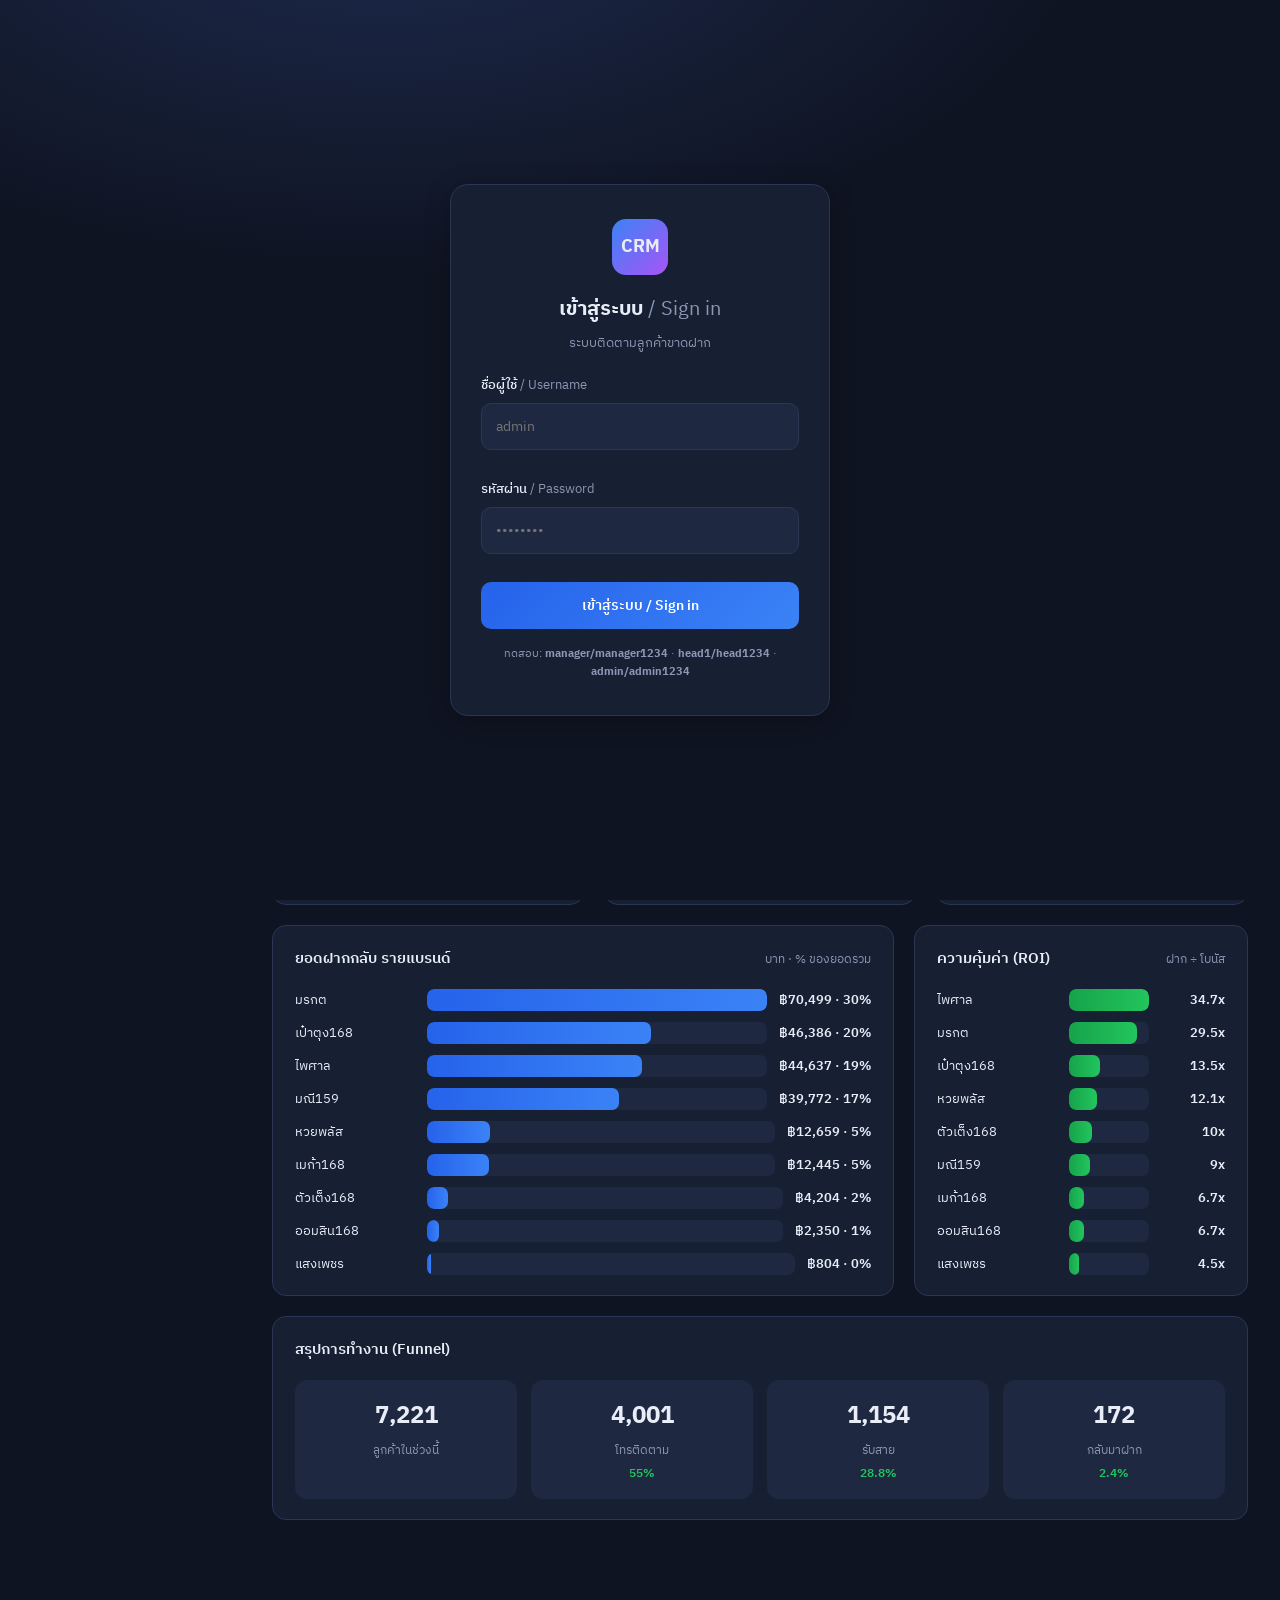
<file: index.html>
<!DOCTYPE html>
<html lang="th">
<head>
<meta charset="UTF-8">
<meta name="viewport" content="width=device-width, initial-scale=1.0">
<title>CRM Dashboard — ติดตามลูกค้าขาดฝาก</title>
<link rel="preconnect" href="https://fonts.googleapis.com">
<link href="https://fonts.googleapis.com/css2?family=IBM+Plex+Sans+Thai:wght@400;500;600;700&display=swap" rel="stylesheet">
<link rel="stylesheet" href="styles.css">
</head>
<body>

<!-- LOGIN -->
<div class="login-overlay" id="loginOverlay">
  <form class="login-card" id="loginForm" autocomplete="off">
    <div class="login-logo">CRM</div>
    <h2 class="login-title">เข้าสู่ระบบ <span class="en">/ Sign in</span></h2>
    <p class="login-sub">ระบบติดตามลูกค้าขาดฝาก</p>
    <label class="fld"><span>ชื่อผู้ใช้ <span class="en">/ Username</span></span><input type="text" id="loginUser" autocomplete="username" placeholder="admin"></label>
    <label class="fld"><span>รหัสผ่าน <span class="en">/ Password</span></span><input type="password" id="loginPass" autocomplete="current-password" placeholder="••••••••"></label>
    <div class="alert error hidden" id="loginAlert"></div>
    <button type="submit" class="btn-primary">เข้าสู่ระบบ / Sign in</button>
    <div class="login-hint" id="loginHint"></div>
  </form>
</div>

<aside class="sidebar">
  <div class="brand">
    <div class="logo">CRM</div>
    <div><div class="brand-title">ติดตามลูกค้าขาดฝาก</div><div class="brand-sub" id="monthLabel">—</div></div>
  </div>
  <nav class="nav">
    <div class="nav-group">
      <div class="nav-sec">ภาพรวม</div>
      <a class="nav-item active" data-view="overview"><svg class="nav-ico" viewBox="0 0 24 24" fill="currentColor"><path d="M3 13h8V3H3v10zm0 8h8v-6H3v6zm10 0h8V11h-8v10zm0-18v6h8V3h-8z"/></svg><span class="nav-label">แดชบอร์ด</span></a>
      <a class="nav-item" data-view="results"><svg class="nav-ico" viewBox="0 0 24 24" fill="currentColor"><path d="M20.01 15.38c-1.23 0-2.42-.2-3.53-.56-.35-.12-.74-.03-1.01.24l-1.57 1.97c-2.83-1.35-5.48-3.9-6.89-6.83l1.95-1.66c.27-.28.35-.67.24-1.02-.37-1.11-.56-2.3-.56-3.53 0-.54-.45-.99-.99-.99H4.19C3.65 3 3 3.24 3 3.99 3 13.28 10.73 21 20.01 21c.71 0 .99-.63.99-1.18v-3.45c0-.54-.45-.99-.99-.99z"/></svg><span class="nav-label">สรุปผลการโทร</span></a>
      <a class="nav-item" data-view="trend"><svg class="nav-ico" viewBox="0 0 24 24" fill="currentColor"><path d="M16 6l2.29 2.29-4.88 4.88-4-4L2 16.59 3.41 18l6-6 4 4 6.3-6.29L22 12V6z"/></svg><span class="nav-label">แนวโน้มรายวัน</span></a>
    </div>
    <div class="nav-group">
      <div class="nav-sec">การวิเคราะห์</div>
      <a class="nav-item" data-view="brands"><svg class="nav-ico" viewBox="0 0 24 24" fill="currentColor"><path d="M5 9.2h3V19H5zM10.6 5h3v14h-3zm5.6 8H19v6h-2.8z"/></svg><span class="nav-label">เปรียบเทียบรายแบรนด์</span></a>
      <a class="nav-item" data-view="months"><svg class="nav-ico" viewBox="0 0 24 24" fill="currentColor"><path d="M9 11H7v2h2v-2zm4 0h-2v2h2v-2zm4 0h-2v2h2v-2zm2-7h-1V2h-2v2H8V2H6v2H5c-1.11 0-1.99.9-1.99 2L3 20a2 2 0 0 0 2 2h14c1.1 0 2-.9 2-2V6c0-1.1-.9-2-2-2zm0 16H5V9h14v11z"/></svg><span class="nav-label">เปรียบเทียบรายเดือน</span></a>
      <a class="nav-item" data-view="agents"><svg class="nav-ico" viewBox="0 0 24 24" fill="currentColor"><path d="M16 11c1.66 0 2.99-1.34 2.99-3S17.66 5 16 5c-1.66 0-3 1.34-3 3s1.34 3 3 3zm-8 0c1.66 0 2.99-1.34 2.99-3S9.66 5 8 5C6.34 5 5 6.34 5 8s1.34 3 3 3zm0 2c-2.33 0-7 1.17-7 3.5V19h14v-2.5c0-2.33-4.67-3.5-7-3.5zm8 0c-.29 0-.62.02-.97.05 1.16.84 1.97 1.97 1.97 3.45V19h6v-2.5c0-2.33-4.67-3.5-7-3.5z"/></svg><span class="nav-label">ผลงานพนักงาน</span></a>
      <a class="nav-item" data-view="cohort"><svg class="nav-ico" viewBox="0 0 24 24" fill="currentColor"><path d="M11 2v20c-5.07-.5-9-4.79-9-10s3.93-9.5 9-10zm2.03 0v8.99H22c-.47-4.74-4.24-8.52-8.97-8.99zm0 11.01V22c4.74-.47 8.5-4.25 8.97-8.99h-8.97z"/></svg><span class="nav-label">วิเคราะห์กลุ่มลูกค้า</span></a>
    </div>
    <div class="nav-group">
      <div class="nav-sec">ปฏิบัติงาน</div>
      <a class="nav-item" data-view="queue"><svg class="nav-ico" viewBox="0 0 24 24" fill="currentColor"><path d="M4 10.5c-.83 0-1.5.67-1.5 1.5s.67 1.5 1.5 1.5 1.5-.67 1.5-1.5-.67-1.5-1.5-1.5zm0-6c-.83 0-1.5.67-1.5 1.5S3.17 7.5 4 7.5 5.5 6.83 5.5 6 4.83 4.5 4 4.5zm0 12c-.83 0-1.5.68-1.5 1.5s.68 1.5 1.5 1.5 1.5-.68 1.5-1.5-.67-1.5-1.5-1.5zM7 19h14v-2H7v2zm0-6h14v-2H7v2zm0-8v2h14V5H7z"/></svg><span class="nav-label">คิวโทรติดตาม</span></a>
      <a class="nav-item" data-view="callbacks"><svg class="nav-ico" viewBox="0 0 24 24" fill="currentColor"><path d="M11.99 2C6.47 2 2 6.48 2 12s4.47 10 9.99 10C17.52 22 22 17.52 22 12S17.52 2 11.99 2zM12 20c-4.42 0-8-3.58-8-8s3.58-8 8-8 8 3.58 8 8-3.58 8-8 8zm.5-13H11v6l5.25 3.15.75-1.23-4.5-2.67z"/></svg><span class="nav-label">นัดหมายโทรกลับ</span></a>
      <a class="nav-item" data-view="customers"><svg class="nav-ico" viewBox="0 0 24 24" fill="currentColor"><path d="M12 12c2.21 0 4-1.79 4-4s-1.79-4-4-4-4 1.79-4 4 1.79 4 4 4zm0 2c-2.67 0-8 1.34-8 4v2h16v-2c0-2.66-5.33-4-8-4z"/></svg><span class="nav-label">รายชื่อลูกค้า</span></a>
      <a class="nav-item" data-view="sms"><svg class="nav-ico" viewBox="0 0 24 24" fill="currentColor"><path d="M20 2H4c-1.1 0-1.99.9-1.99 2L2 22l4-4h14c1.1 0 2-.9 2-2V4c0-1.1-.9-2-2-2zM9 11H7V9h2v2zm4 0h-2V9h2v2zm4 0h-2V9h2v2z"/></svg><span class="nav-label">ข้อความ SMS</span></a>
    </div>
    <div class="nav-group">
      <div class="nav-sec">รายงานและระบบ</div>
      <a class="nav-item" data-view="admins"><svg class="nav-ico" viewBox="0 0 24 24" fill="currentColor"><path d="M12 1L3 5v6c0 5.55 3.84 10.74 9 12 5.16-1.26 9-6.45 9-12V5l-9-4zm0 10.99h7c-.53 4.12-3.28 7.79-7 8.94V12H5V6.3l7-3.11v8.8z"/></svg><span class="nav-label">การจัดการแอดมิน</span></a>
      <a class="nav-item" data-view="reports"><svg class="nav-ico" viewBox="0 0 24 24" fill="currentColor"><path d="M14 2H6c-1.1 0-1.99.9-1.99 2L4 20c0 1.1.89 2 1.99 2H18c1.1 0 2-.9 2-2V8l-6-6zm2 16H8v-2h8v2zm0-4H8v-2h8v2zm-3-5V3.5L18.5 9H13z"/></svg><span class="nav-label">รายงาน</span></a>
      <a class="nav-item" data-view="import"><svg class="nav-ico" viewBox="0 0 24 24" fill="currentColor"><path d="M9 16h6v-6h4l-7-7-7 7h4zm-4 2h14v2H5z"/></svg><span class="nav-label">นำเข้าข้อมูล</span></a>
      <a class="nav-item" data-view="notifications"><svg class="nav-ico" viewBox="0 0 24 24" fill="currentColor"><path d="M2.01 21L23 12 2.01 3 2 10l15 2-15 2z"/></svg><span class="nav-label">การแจ้งเตือน Telegram</span></a>
      <a class="nav-item" data-view="audit"><svg class="nav-ico" viewBox="0 0 24 24" fill="currentColor"><path d="M13 3c-4.97 0-9 4.03-9 9H1l3.89 3.89.07.14L9 12H6c0-3.87 3.13-7 7-7s7 3.13 7 7-3.13 7-7 7c-1.93 0-3.68-.79-4.94-2.06l-1.42 1.42A8.954 8.954 0 0 0 13 21c4.97 0 9-4.03 9-9s-4.03-9-9-9zm-1 5v5l4.28 2.54.72-1.21-3.5-2.08V8H12z"/></svg><span class="nav-label">ประวัติการใช้งาน</span></a>
      <a class="nav-item" data-view="settings"><svg class="nav-ico" viewBox="0 0 24 24" fill="currentColor"><path d="M19.14 12.94c.04-.3.06-.61.06-.94 0-.32-.02-.64-.07-.94l2.03-1.58c.18-.14.23-.41.12-.61l-1.92-3.32c-.12-.22-.37-.29-.59-.22l-2.39.96c-.5-.38-1.03-.7-1.62-.94l-.36-2.54c-.04-.24-.24-.41-.48-.41h-3.84c-.24 0-.43.17-.47.41l-.36 2.54c-.59.24-1.13.57-1.62.94l-2.39-.96c-.22-.08-.47 0-.59.22L2.74 8.87c-.12.21-.08.47.12.61l2.03 1.58c-.05.3-.09.63-.09.94s.02.64.07.94l-2.03 1.58c-.18.14-.23.41-.12.61l1.92 3.32c.12.22.37.29.59.22l2.39-.96c.5.38 1.03.7 1.62.94l.36 2.54c.05.24.24.41.48.41h3.84c.24 0 .44-.17.47-.41l.36-2.54c.59-.24 1.13-.56 1.62-.94l2.39.96c.22.08.47 0 .59-.22l1.92-3.32c.12-.22.07-.47-.12-.61l-2.01-1.58zM12 15.6c-1.98 0-3.6-1.62-3.6-3.6s1.62-3.6 3.6-3.6 3.6 1.62 3.6 3.6-1.62 3.6-3.6 3.6z"/></svg><span class="nav-label">ตั้งค่าระบบ</span></a>
    </div>
  </nav>
  <div class="sidebar-foot">
    <div class="user-box">
      <div class="user-avatar" id="userAvatar">A</div>
      <div class="user-meta"><div class="user-name" id="userName">—</div><div class="user-role" id="userRole">—</div></div>
      <button class="logout-btn" id="logoutBtn" title="ออกจากระบบ / Logout">⏻</button>
    </div>
    <div class="foot-date">อัปเดต: <span id="genDate">—</span></div>
  </div>
</aside>
<div class="nav-backdrop" id="navBackdrop"></div>

<main class="content">
  <header class="topbar">
    <button class="nav-toggle" id="navToggle" aria-label="เปิดเมนู"><svg viewBox="0 0 24 24" fill="none" stroke="currentColor" stroke-width="2" stroke-linecap="round"><line x1="3" x2="21" y1="6" y2="6"/><line x1="3" x2="21" y1="12" y2="12"/><line x1="3" x2="21" y1="18" y2="18"/></svg></button>
    <div class="topbar-title"><h1 id="pageTitle">แดชบอร์ด</h1><div class="topbar-sub" id="pageSub">ภาพรวมผลการโทรติดตาม</div></div>
    <div class="topbar-right">
      <span class="topbar-hint">ข้อมูลเดือน <span id="monthInline">—</span></span>
      <button class="btn-print" id="btnPrint">🖨️ พิมพ์ / PDF</button>
    </div>
  </header>

  <!-- GLOBAL DATE RANGE BAR (analytical pages) -->
  <div class="rangebar" id="rangeBar">
    <div class="seg" id="rangeSeg">
      <button class="seg-btn active" data-range="today">วันนี้</button>
      <button class="seg-btn" data-range="7d">7 วัน</button>
      <button class="seg-btn" data-range="month">เดือนนี้</button>
      <button class="seg-btn" data-range="all">ทั้งหมด</button>
      <button class="seg-btn" data-range="custom">กำหนดเอง</button>
    </div>
    <div class="range-custom hidden" id="rangeCustom">
      <input type="text" id="rangeFrom" placeholder="จาก dd/mm/yyyy"><span>—</span><input type="text" id="rangeTo" placeholder="ถึง dd/mm/yyyy">
      <button class="btn-mini" id="rangeApply">ใช้</button>
    </div>
    <div class="range-info" id="rangeInfo">ลูกค้าทั้งหมด — ราย</div>
  </div>

  <!-- OVERVIEW -->
  <section class="view" id="view-overview">
    <div class="kpi-grid" id="kpiGrid"></div>
    <div class="panel-row">
      <div class="panel grow1"><div class="panel-head"><h2>สัดส่วนผลการโทร</h2><span class="muted">call results</span></div><div class="donut-wrap"><div id="donutOverview"></div><div class="donut-legend" id="donutLegend"></div></div></div>
      <div class="panel grow1"><div class="panel-head"><h2>🏆 Top 5 ลูกค้ากลับมาฝาก</h2><span class="muted">ยอดสูงสุด</span></div><div id="topVip" class="rank-list"></div></div>
      <div class="panel grow1"><div class="panel-head"><h2>ไฮไลต์</h2><span class="muted">insights</span></div><div id="insights" class="insight-list"></div></div>
    </div>
    <div class="panel-row">
      <div class="panel grow2"><div class="panel-head"><h2>ยอดฝากกลับ รายแบรนด์</h2><span class="muted">บาท · % ของยอดรวม</span></div><div id="chartDeposit" class="hbars"></div></div>
      <div class="panel grow1"><div class="panel-head"><h2>ความคุ้มค่า (ROI)</h2><span class="muted">ฝาก ÷ โบนัส</span></div><div id="chartRoi" class="hbars"></div></div>
    </div>
    <div class="panel"><div class="panel-head"><h2>สรุปการทำงาน (Funnel)</h2></div><div class="funnel" id="funnel"></div></div>
  </section>

  <!-- RESULTS -->
  <section class="view hidden" id="view-results">
    <div class="panel-row">
      <div class="panel grow1"><div class="panel-head"><h2>สัดส่วนผลการโทร</h2><span class="muted">donut</span></div><div class="donut-wrap"><div id="donutResults"></div><div class="donut-legend" id="donutResultsLegend"></div></div></div>
      <div class="panel grow2"><div class="panel-head"><h2>ผลการโทร (จัดกลุ่มมาตรฐาน)</h2><span class="muted">รวมคำพิมพ์ผิดให้อัตโนมัติ</span></div><div id="chartResults" class="hbars"></div></div>
    </div>
  </section>

  <!-- TREND -->
  <section class="view hidden" id="view-trend">
    <div class="panel">
      <div class="panel-head"><h2>แนวโน้มยอดฝากกลับ รายวัน</h2>
        <div class="trend-toggle"><button class="tg-btn active" data-metric="dep">ยอดฝาก</button><button class="tg-btn" data-metric="ret">จำนวนกลับมาฝาก</button></div>
      </div>
      <div id="chartTrend"></div>
    </div>
    <div class="panel"><div class="panel-head"><h2>วันที่ทำยอดได้ดีที่สุด</h2></div><div id="topDays" class="chip-row"></div></div>
  </section>

  <!-- BRANDS -->
  <section class="view hidden" id="view-brands">
    <div class="panel"><div class="panel-head"><h2>เปรียบเทียบทุกแบรนด์</h2><span class="muted">คลิกหัวคอลัมน์เพื่อเรียง · แถบ = สัดส่วน</span></div><div class="table-wrap"><table class="data-table rich" id="brandTable"></table></div></div>
  </section>

  <!-- MONTHS -->
  <section class="view hidden" id="view-months">
    <div class="panel"><div class="panel-head"><h2>เทียบผลงานรายเดือน <span class="en-h">/ Monthly</span></h2><span class="muted">สะสมจากข้อมูลที่นำเข้า</span></div><div id="monthsBody"></div></div>
  </section>

  <!-- AGENTS -->
  <section class="view hidden" id="view-agents">
    <div class="panel"><div class="panel-head"><h2>ผลงานพนักงาน <span class="en-h">/ Agent Performance</span></h2><button class="btn-ghost" id="btnAgentXls">📊 ออกรายงาน</button></div>
      <p class="muted" style="margin-bottom:14px">จัดกลุ่มตามชื่อพนักงานที่บันทึกในช่อง "พนักงานที่โทร" (เพิ่มชื่อผ่านหน้าแก้ไขลูกค้า)</p>
      <div class="table-wrap"><table class="data-table" id="agentTable"></table></div>
      <p class="muted" style="margin-top:10px">💡 คลิกชื่อพนักงานเพื่อดูผลงานรายวัน</p>
      <div id="agentDetail"></div>
    </div>
  </section>

  <!-- COHORT -->
  <section class="view hidden" id="view-cohort">
    <div class="panel"><div class="panel-head"><h2>Cohort Analysis</h2><span class="muted">จัดกลุ่มตามสัปดาห์ที่โทร · อัตรากลับมาฝาก</span></div>
      <p class="muted" style="margin-bottom:14px">แต่ละแถวคือกลุ่มลูกค้าที่ถูกโทรในสัปดาห์นั้น เทียบว่ากลุ่มไหนดึงกลับมาฝากได้ดีกว่ากัน</p>
      <div class="table-wrap"><table class="data-table" id="cohortTable"></table></div>
      <div class="panel-head" style="margin-top:24px"><h2>เทียบกลุ่ม "ได้รับโปร 20%" vs "ไม่ได้รับ"</h2><span class="muted">โปรคุ้มไหม?</span></div>
      <p class="muted" style="margin-bottom:10px">คำถามเงินจริง: ลูกค้าที่ได้รับข้อเสนอโปร กลับมาฝากมากกว่าและคุ้มค่าโบนัสหรือไม่</p>
      <div class="table-wrap"><table class="data-table" id="cohortPromo"></table></div>
      <div id="cohortVerdict" class="note" style="margin-top:12px"></div>
      <div class="note" style="margin-top:10px">📌 หมายเหตุ: cohort แบบ 3/7/14/31 วันต้องใช้ "วันที่ฝากแยกจากวันที่โทร" ซึ่งไฟล์ปัจจุบันเก็บยอดฝากรวมต่อราย — เวอร์ชันนี้ใช้ "กลับมาฝากหรือไม่" แทน หากนำเข้าข้อมูลที่มีวันที่ฝากแยก จะคำนวณช่วงวันได้ครบ</div>
    </div>
  </section>

  <!-- QUEUE -->
  <section class="view hidden" id="view-queue">
    <div class="panel">
      <div class="panel-head"><h2>คิวโทร — ตัวกรองขั้นสูง <span class="en-h">/ Call Queue</span></h2></div>
      <div class="filter-panel">
        <div class="fp-group"><div class="fp-title">ผลการโทร / Result</div><div class="fp-checks" id="qResults"></div></div>
        <div class="fp-group"><div class="fp-title">สถานะลูกค้า / Status</div><div class="fp-checks">
          <label><input type="checkbox" class="qStatus" value="returned" checked> กลับมาฝากแล้ว</label>
          <label><input type="checkbox" class="qStatus" value="pending" checked> รอติดตาม</label>
          <label><input type="checkbox" class="qStatus" value="answered" checked> เคยรับสาย</label>
          <label><input type="checkbox" class="qStatus" value="callback" checked> มีนัดโทรกลับ</label>
          <label><input type="checkbox" class="qStatus" value="dnc"> ห้ามโทร (DNC)</label>
        </div></div>
        <div class="fp-group"><div class="fp-title">แบรนด์ / Brand</div><div class="fp-checks" id="qBrands"></div></div>
      </div>
      <div class="filter-actions">
        <button class="btn-search" id="qSearch">🔍 ค้นหา</button>
        <button class="btn-xls" id="qExport">📊 ออกรายงาน</button>
        <button class="btn-ghost" id="qCsv">⬇️ CSV</button>
        <span class="result-count" id="qCount"></span>
      </div>
      <div class="table-wrap"><table class="data-table" id="queueTable"></table></div>
      <div class="pager" id="queuePager"></div>
    </div>
  </section>

  <!-- CALLBACKS -->
  <section class="view hidden" id="view-callbacks">
    <div class="panel">
      <div class="panel-head"><h2>นัดโทรกลับ <span class="en-h">/ Scheduled Callbacks</span></h2><span class="muted" id="cbToday"></span></div>
      <p class="muted" style="margin-bottom:14px">ตั้งวันนัดได้ที่หน้าแก้ไขลูกค้า (ช่อง "นัดโทรกลับ") — เรียงตามวันที่ใกล้ที่สุด</p>
      <div class="table-wrap"><table class="data-table" id="cbTable"></table></div>
    </div>
  </section>

  <!-- CUSTOMERS -->
  <section class="view hidden" id="view-customers">
    <div class="panel">
      <div class="filters">
        <input type="search" id="searchInput" placeholder="🔍 ค้นหา เบอร์โทร / ชื่อ / นามสกุล">
        <select id="filterBrand"><option value="">ทุกแบรนด์</option></select>
        <select id="filterResult"><option value="">ทุกผลการโทร</option></select>
        <select id="filterRet"><option value="">สถานะทั้งหมด</option><option value="1">✅ กลับมาฝากแล้ว</option><option value="0">ยังไม่กลับมา</option><option value="dnc">🚫 ห้ามโทร</option></select>
        <button class="btn-add" id="btnAddCust">➕ เพิ่มลูกค้า</button>
        <button class="btn-ghost" id="btnExportCust">⬇️ Export CSV</button>
        <span class="result-count" id="custCount">—</span>
      </div>
      <div class="table-wrap"><table class="data-table" id="custTable"></table></div>
      <div class="pager" id="pager"></div>
    </div>
  </section>

  <!-- SMS -->
  <section class="view hidden" id="view-sms">
    <div class="settings-grid">
      <div class="panel">
        <div class="panel-head"><h2>คลังข้อความ SMS <span class="en-h">/ Templates</span></h2></div>
        <p class="muted" style="margin-bottom:12px">ใช้ตัวแปร <code>{name} {brand} {phone}</code> ในข้อความ ระบบจะแทนค่าให้อัตโนมัติตอนส่ง</p>
        <div id="smsTemplates" class="sms-tpl-list"></div>
        <form id="smsTplForm" class="sms-tpl-add" autocomplete="off">
          <input type="text" id="tplName" placeholder="ชื่อข้อความ เช่น โปร 20%">
          <textarea id="tplText" rows="3" placeholder="สวัสดีคุณ {name} รับโปรโมชั่นพิเศษจาก {brand}..."></textarea>
          <div class="alert error hidden" id="tplError"></div>
          <button type="submit" class="btn-primary">➕ บันทึกข้อความ</button>
        </form>
      </div>
      <div class="panel">
        <div class="panel-head"><h2>ส่ง SMS <span class="en-h">/ Send</span></h2></div>
        <form id="smsSendForm" autocomplete="off">
          <label class="fld"><span>เลือกข้อความ / Template</span><select id="smsPick"></select></label>
          <label class="fld"><span>กลุ่มผู้รับ / Recipients</span><select id="smsAudience">
            <option value="dnc-safe-pending">ลูกค้าที่ยังไม่กลับมา (ไม่รวม DNC)</option>
            <option value="answered">เฉพาะที่เคยรับสาย</option>
            <option value="returned">ลูกค้ากลับมาฝาก</option>
          </select></label>
          <label class="fld"><span>จำกัดแบรนด์ / Brand</span><select id="smsBrand"><option value="">ทุกแบรนด์</option></select></label>
          <div class="sms-preview" id="smsPreview"></div>
          <div class="alert success hidden" id="smsResult"></div>
          <button type="submit" class="btn-primary">📤 สร้าง &amp; บันทึกการส่ง (ดูตัวอย่าง)</button>
          <p class="muted" style="margin-top:10px">หมายเหตุ: การ "ส่งจริง" ต้องเชื่อม SMS gateway ผ่านเซิร์ฟเวอร์ — ตอนนี้ระบบสร้างข้อความ + บันทึกลง Audit Log ให้ใช้งาน/ตรวจสอบได้</p>
        </form>
      </div>
    </div>
  </section>

  <!-- REPORTS -->
  <section class="view hidden" id="view-reports">
    <div class="panel">
      <div class="panel-head"><h2>รายงานสรุป <span class="en-h">/ Reports</span></h2>
        <div class="trend-toggle"><button class="tg-btn active" data-rep="week">รายสัปดาห์</button><button class="tg-btn" data-rep="month">รายเดือน</button></div>
      </div>
      <div class="form-actions" style="margin-bottom:16px">
        <button class="btn-xls" id="repXls">📊 ออกรายงาน</button>
        <button class="btn-ghost" id="repCsv">⬇️ CSV</button>
        <button class="btn-ghost" id="btnPrint2">🖨️ พิมพ์ / PDF</button>
      </div>
      <div id="reportBody"></div>
    </div>
  </section>

  <!-- IMPORT -->
  <section class="view hidden" id="view-import">
    <div class="panel">
      <div class="panel-head"><h2>นำเข้าข้อมูลลูกค้า (CSV) <span class="en-h">/ Import</span></h2><span class="muted">อัปเดตจากไฟล์จริง</span></div>
      <p class="muted" style="margin-bottom:16px">อัปโหลด <b>.csv</b> ที่ส่งออกจากระบบจริง — แดชบอร์ดอัปเดตทันทีและจดจำไว้<br><span class="en">Upload a real .csv — dashboard updates immediately and is remembered.</span></p>
      <div class="dropzone" id="dropzone"><div class="dz-icon">📄</div><div class="dz-text">ลากไฟล์ .csv มาวาง หรือคลิกเลือกไฟล์<br><span class="en">Drag &amp; drop or click to choose</span></div><input type="file" id="csvFile" accept=".csv,text/csv" hidden></div>
      <div class="alert error hidden" id="importError"></div>
      <div class="alert success hidden" id="importSuccess"></div>
      <div id="importPreview"></div>
      <div class="form-actions" style="margin-top:18px;flex-wrap:wrap">
        <button class="btn-ghost" id="btnTemplate">⬇️ เทมเพลต CSV</button>
        <button class="btn-ghost" id="btnExport">⬇️ ส่งออกข้อมูลปัจจุบัน</button>
        <button class="btn-ghost" id="btnReset">↺ คืนค่าต้นฉบับ</button>
      </div>
    </div>
    <div class="panel"><div class="panel-head"><h2>คอลัมน์ที่รองรับ</h2></div><div class="table-wrap"><table class="data-table" id="colSpec"></table></div><div class="muted" id="dataSource" style="margin-top:14px"></div></div>
  </section>

  <!-- AUDIT -->
  <section class="view hidden" id="view-audit">
    <div class="panel">
      <div class="panel-head"><h2>Audit Log <span class="en-h">/ บันทึกการใช้งาน</span></h2>
        <div><button class="btn-ghost" id="auditXls">📊 ออกรายงาน</button> <button class="btn-ghost" id="auditClear">🗑️ ล้าง</button></div>
      </div>
      <p class="muted" style="margin-bottom:14px">บันทึกทุกการกระทำ: เข้าสู่ระบบ, แก้ไข/เพิ่ม/ลบลูกค้า, นำเข้า, เปลี่ยนรหัส, ส่ง SMS ฯลฯ</p>
      <div class="filters"><input type="search" id="auditSearch" placeholder="🔍 ค้นหา ผู้ใช้/การกระทำ"><span class="result-count" id="auditCount"></span></div>
      <div class="table-wrap"><table class="data-table" id="auditTable"></table></div>
    </div>
  </section>

  <!-- NOTIFICATIONS (Telegram) -->
  <section class="view hidden" id="view-notifications">
    <div class="settings-grid">
      <div class="panel">
        <div class="panel-head"><h2>ตั้งค่าแจ้งเตือน Telegram <span class="en-h">/ Settings</span></h2></div>
        <p class="muted" style="margin-bottom:14px">สร้างบอทกับ @BotFather → ใส่ Token + Chat ID ของกลุ่ม (กลุ่ม = เลขติดลบ) แล้วกดทดสอบส่ง</p>
        <form id="tgForm" autocomplete="off">
          <label class="fld"><span>🤖 Bot Token</span><input type="password" id="tgToken" placeholder="123456:ABC-..."></label>
          <label class="fld"><span>👥 Chat ID กลุ่มทีม</span><input type="text" id="tgTeam" placeholder="-1001234567890"></label>
          <label class="fld"><span>👔 Chat ID กลุ่มหัวหน้า</span><input type="text" id="tgBoss" placeholder="-1009876543210"></label>
          <div class="grid2">
            <label class="fld"><span>💰 เกณฑ์ยอดฝากใหญ่ (บาท)</span><input type="number" id="tgBig" value="5000"></label>
            <label class="fld"><span>📞 เกณฑ์สายขั้นต่ำก่อนเที่ยง</span><input type="number" id="tgMinCalls" value="30"></label>
          </div>
          <div class="tg-toggles" id="tgToggles"></div>
          <div class="alert success hidden" id="tgSaved"></div>
          <div class="form-actions" style="flex-wrap:wrap">
            <button type="submit" class="btn-primary">💾 บันทึกการตั้งค่า</button>
            <button type="button" class="btn-ghost" id="tgTestTeam">📤 ทดสอบส่งกลุ่มทีม</button>
            <button type="button" class="btn-ghost" id="tgTestBoss">📤 ทดสอบส่งกลุ่มหัวหน้า</button>
          </div>
          <div class="alert error hidden" id="tgResult"></div>
        </form>
        <div class="note" style="margin-top:8px">⚠️ เว็บ static เก็บ Token ใน localStorage ของเครื่องนี้ · ระบบจริงต้องเก็บใน <code>.env</code> ฝั่งเซิร์ฟเวอร์</div>
      </div>
      <div class="panel">
        <div class="panel-head"><h2>ส่งสรุป (แทน Cron) <span class="en-h">/ Summaries</span></h2></div>
        <p class="muted" style="margin-bottom:14px">เว็บ static รัน cron เองไม่ได้ — กดปุ่มเพื่อส่งสรุปทันที (ระบบจริงตั้ง cron ยิง <code>/api/cron/*</code>)</p>
        <div class="form-actions" style="flex-direction:column;align-items:stretch;gap:10px">
          <button class="btn-ghost" id="tgDaily">🌙 ส่งสรุปรายวัน → กลุ่มทีม</button>
          <button class="btn-ghost" id="tgWeekly">📅 ส่งสรุปรายสัปดาห์ → กลุ่มหัวหน้า</button>
          <button class="btn-ghost" id="tgSlow">🐢 แจ้งพนักงานโทรน้อย → กลุ่มหัวหน้า</button>
        </div>
        <div class="panel-head" style="margin-top:22px"><h2>ตัวอย่างข้อความ</h2></div>
        <div class="sms-preview" id="tgPreview">— กดปุ่มสรุปเพื่อดูตัวอย่าง —</div>
      </div>
    </div>
  </section>

  <!-- ADMIN MANAGEMENT -->
  <section class="view hidden" id="view-admins">
    <div class="panel settings-card" id="usersCard">
      <div class="panel-head"><h2>จัดการผู้ใช้ / ผู้ดูแล <span class="en-h">/ Users</span></h2><span class="muted">เฉพาะผู้จัดการ / หัวหน้าทีม</span></div>
      <div id="usersList" class="users-list"></div>
      <div id="permEditor"></div>
      <form id="addUserForm" class="add-user" autocomplete="off">
        <div class="au-row"><input type="text" id="auUser" placeholder="ชื่อผู้ใช้ / username"><input type="password" id="auPass" placeholder="รหัสผ่าน / password"><select id="auRole"><option value="ADMIN">พนักงานโทร / Agent</option></select></div>
        <div class="perm-box" id="auPermBox" style="display:none">
          <div class="perm-title">สิทธิ์เข้าถึงเมนู (เลือกได้) <span class="muted" style="font-weight:400">· แดชบอร์ดและตั้งค่าเข้าได้เสมอ</span></div>
          <div class="perm-grid" id="auViews"></div>
        </div>
        <div class="alert error hidden" id="userError"></div>
        <div class="alert success hidden" id="userSuccess"></div>
        <button type="submit" class="btn-primary">➕ เพิ่มผู้ใช้ / Add user</button>
      </form>
    </div>
  </section>

  <!-- SETTINGS -->
  <section class="view hidden" id="view-settings">
    <div class="settings-grid">
      <div class="panel settings-card">
        <div class="panel-head"><h2>เปลี่ยนรหัสผ่าน <span class="en-h">/ Change Password</span></h2></div>
        <p class="muted" style="margin-bottom:18px">ผู้ใช้ที่เข้าสู่ระบบเปลี่ยนรหัสผ่านของตนเองได้ที่นี่<br><span class="en">Change your own password here.</span></p>
        <form id="pwForm" autocomplete="off">
          <label class="fld"><span>รหัสผ่านเดิม <span class="en">/ Current</span></span><input type="password" id="curPass" autocomplete="current-password" placeholder="••••••••"></label>
          <label class="fld"><span>รหัสผ่านใหม่ <span class="en">/ New</span></span><input type="password" id="newPass" autocomplete="new-password" placeholder="อย่างน้อย 6 ตัวอักษร"></label>
          <label class="fld"><span>ยืนยันรหัสผ่านใหม่ <span class="en">/ Confirm</span></span><input type="password" id="confirmPass" autocomplete="new-password" placeholder="••••••••"></label>
          <div class="alert error hidden" id="pwError"></div>
          <div class="alert success hidden" id="pwSuccess"></div>
          <div class="form-actions"><button type="submit" class="btn-primary">บันทึก / Save</button><button type="reset" class="btn-ghost">ล้าง / Clear</button></div>
        </form>
      </div>
    </div>
  </section>
</main>

<!-- CUSTOMER MODAL -->
<div class="modal-overlay hidden" id="custModal">
  <form class="modal-card" id="custForm" autocomplete="off">
    <div class="modal-head"><h3 id="custModalTitle">แก้ไขลูกค้า</h3><button type="button" class="modal-close" id="custClose">✕</button></div>
    <div class="modal-body">
      <div class="grid2">
        <label class="fld"><span>ชื่อ / First name</span><input type="text" id="m_name"></label>
        <label class="fld"><span>นามสกุล / Last name</span><input type="text" id="m_surname"></label>
        <label class="fld"><span>แบรนด์ / Brand</span><input type="text" id="m_b"></label>
        <label class="fld"><span>เบอร์โทร / Phone</span><input type="text" id="m_p"></label>
        <label class="fld"><span>วันที่โทร / Date</span><input type="text" id="m_d" placeholder="dd/mm/yyyy"></label>
        <label class="fld"><span>เวลา / Time</span><input type="text" id="m_t" placeholder="hh:mm"></label>
        <label class="fld"><span>ผลการโทร / Result</span><input type="text" id="m_r" list="resultOptions"></label>
        <label class="fld"><span>📞 รับสาย / Answered</span><select id="m_a"><option value="0">ไม่รับ / No</option><option value="1">รับสาย / Yes</option></select></label>
        <label class="fld"><span>ยอดกลับมาฝาก / Deposit</span><input type="number" id="m_dep" step="0.01"></label>
        <label class="fld"><span>โบนัสที่ปรับ / Bonus</span><input type="number" id="m_bn" step="0.01"></label>
        <label class="fld"><span>จำนวนวัน Login</span><input type="number" id="m_lg"></label>
        <label class="fld"><span>👤 พนักงานที่โทร / Caller</span><input type="text" id="m_caller"></label>
        <label class="fld"><span>📌 สาเหตุหยุดฝาก / Reason</span><input type="text" id="m_reason"></label>
        <label class="fld"><span>⏰ นัดโทรกลับ / Callback</span><input type="text" id="m_next" placeholder="dd/mm/yyyy"></label>
      </div>
      <label class="fld"><span>📝 บันทึก / Note</span><input type="text" id="m_note"></label>
      <div class="modal-sms">
        <div class="ms-title">ส่ง SMS ให้ลูกค้ารายนี้ <span class="en-h">/ Send SMS</span></div>
        <select id="m_smsTpl" class="ms-select"></select>
        <div class="sms-preview" id="m_smsPreview">—</div>
        <div class="ms-row">
          <button type="button" class="btn-ghost" id="m_smsCopy">📋 คัดลอกข้อความ</button>
          <label class="chk-inline"><input type="checkbox" id="m_smsSent"> ส่ง SMS แล้ว</label>
        </div>
      </div>
      <label class="chk-line"><input type="checkbox" id="m_dnc"> <span>🚫 ห้ามโทรลูกค้ารายนี้ (Do-Not-Call)</span></label>
      <label class="fld" id="m_dncReasonWrap" style="display:none"><span>เหตุผลที่ห้ามโทร / Reason (บังคับกรอก)</span><input type="text" id="m_dncReason" placeholder="เช่น ลูกค้าขอไม่ให้โทร / เลิกเล่นถาวร"></label>
      <div id="m_statusHistory"></div>
      <datalist id="resultOptions"></datalist>
      <div class="alert error hidden" id="custError"></div>
    </div>
    <div class="modal-foot">
      <button type="button" class="btn-danger" id="custDelete">🗑️ ลบ</button>
      <div style="flex:1"></div>
      <button type="button" class="btn-ghost" id="custCancel">ยกเลิก</button>
      <button type="submit" class="btn-primary">💾 บันทึก</button>
    </div>
  </form>
</div>

<script src="data.js"></script>
<script src="app.js"></script>
</body>
</html>
</file>
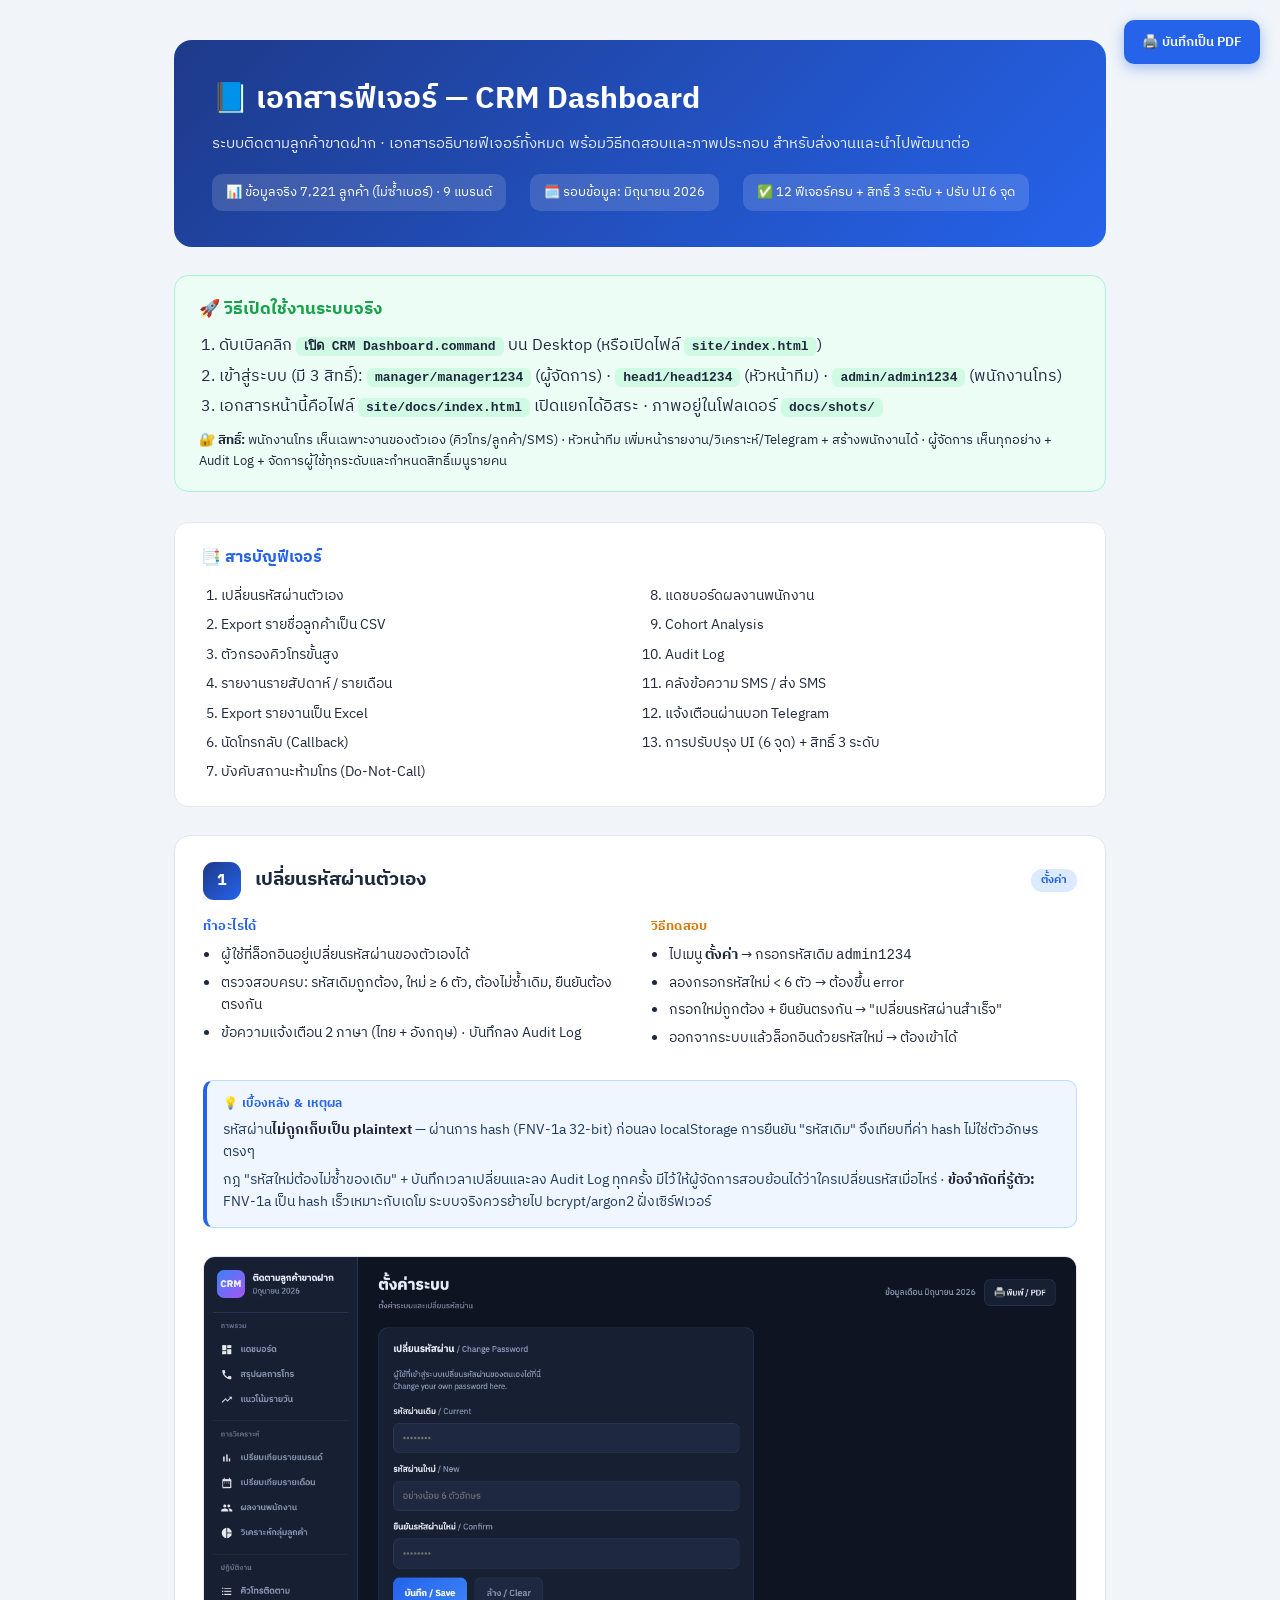
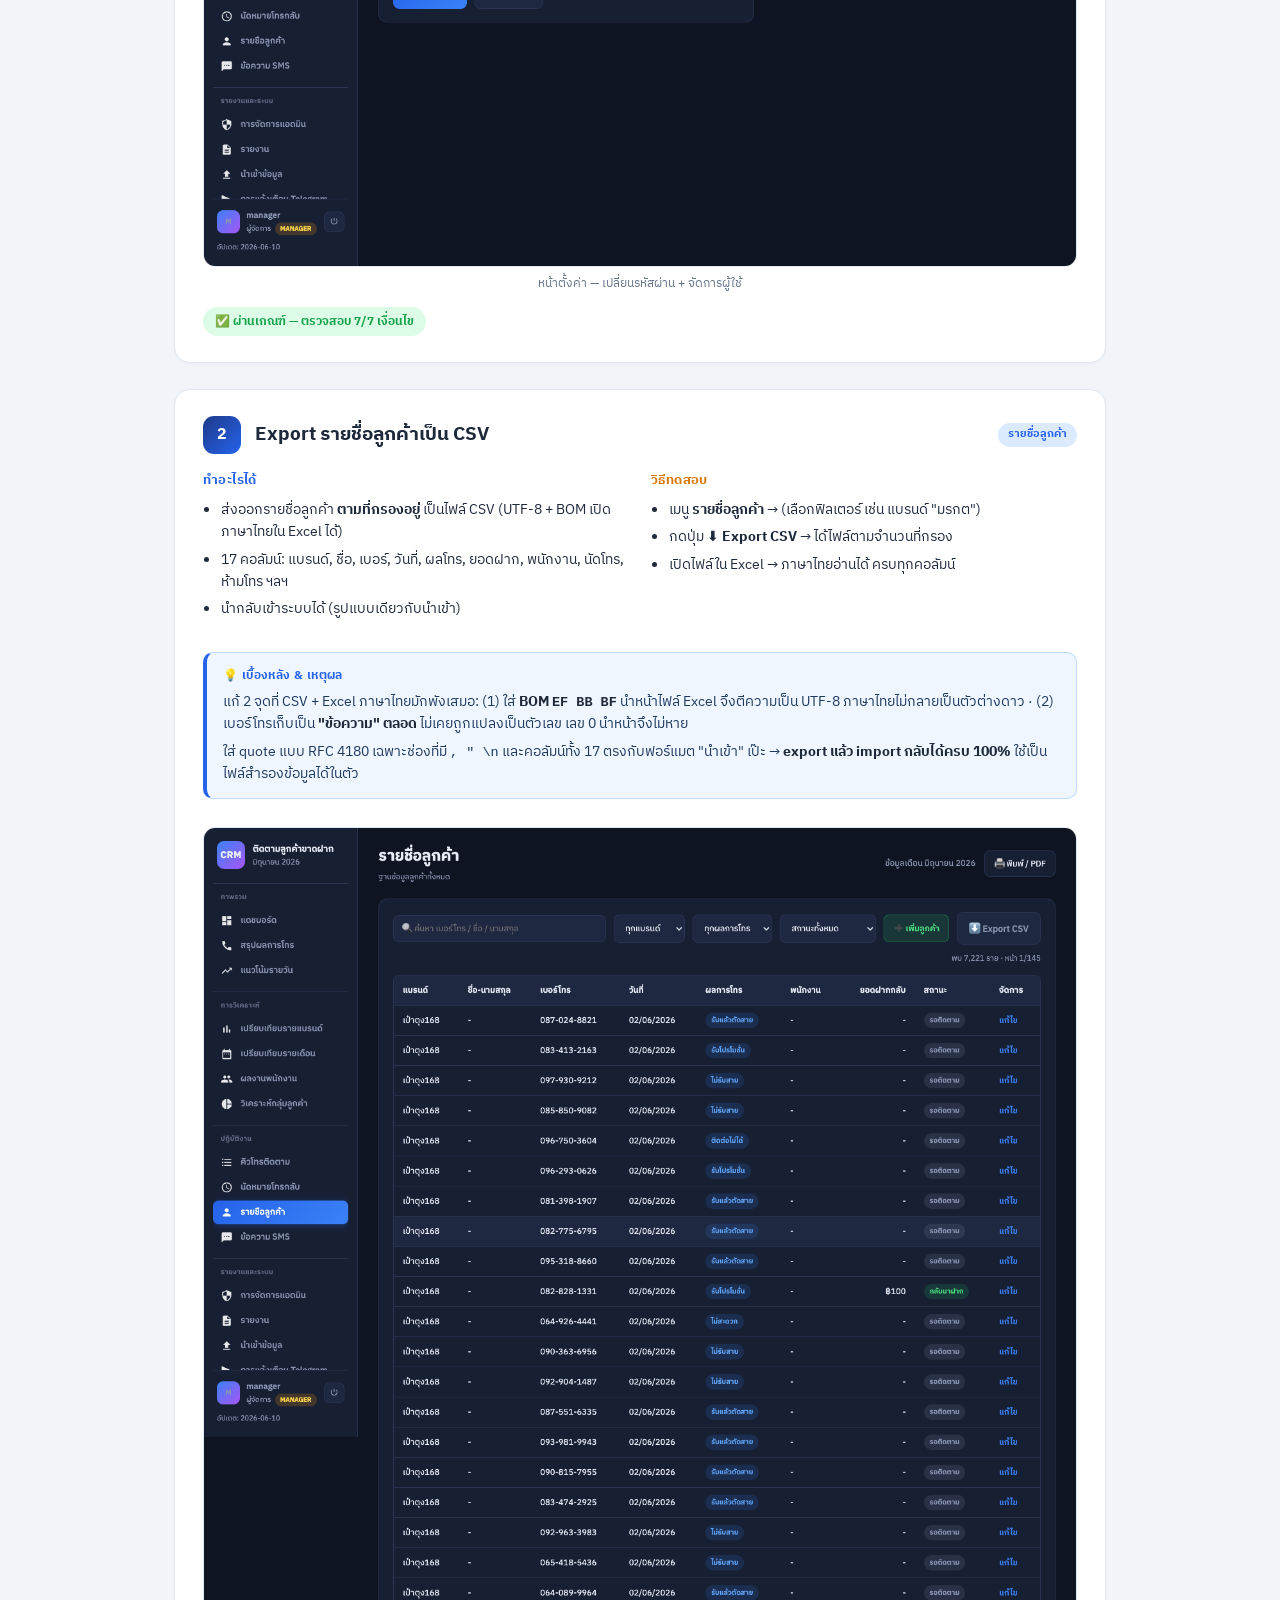
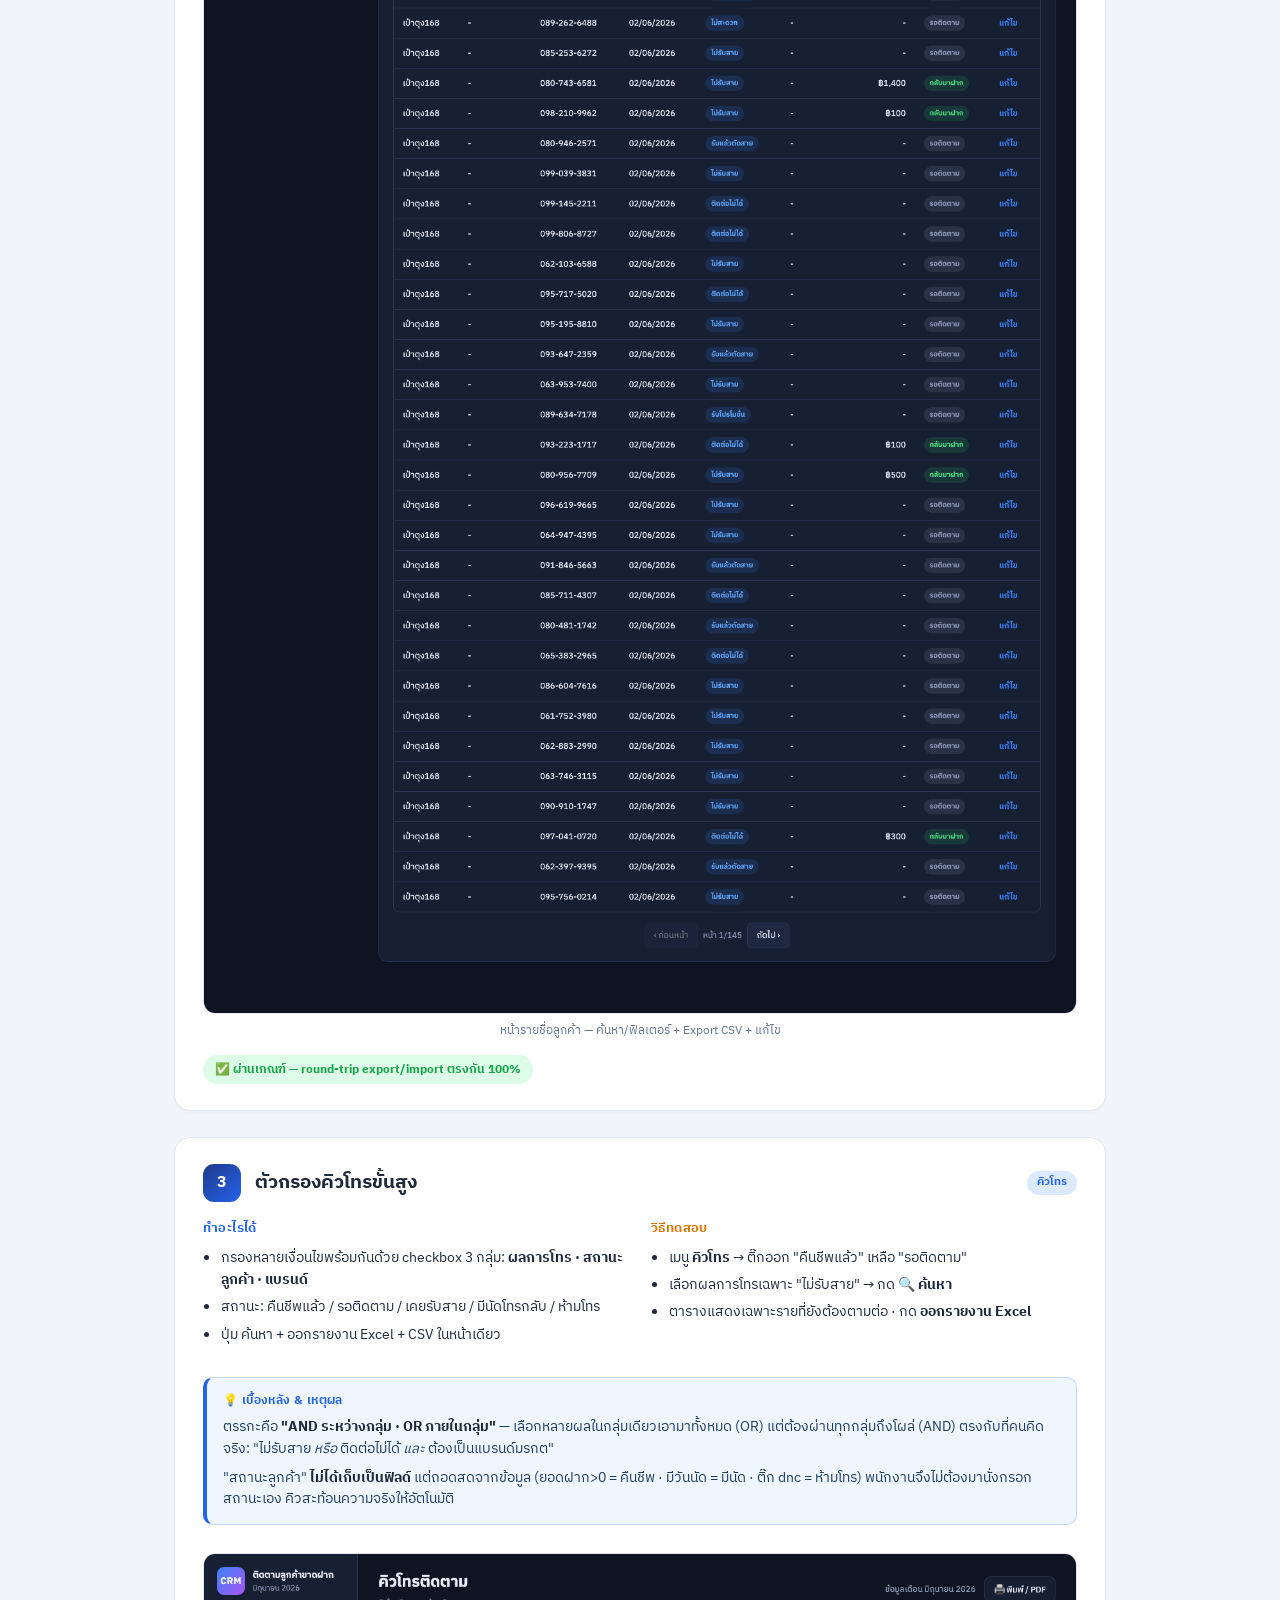
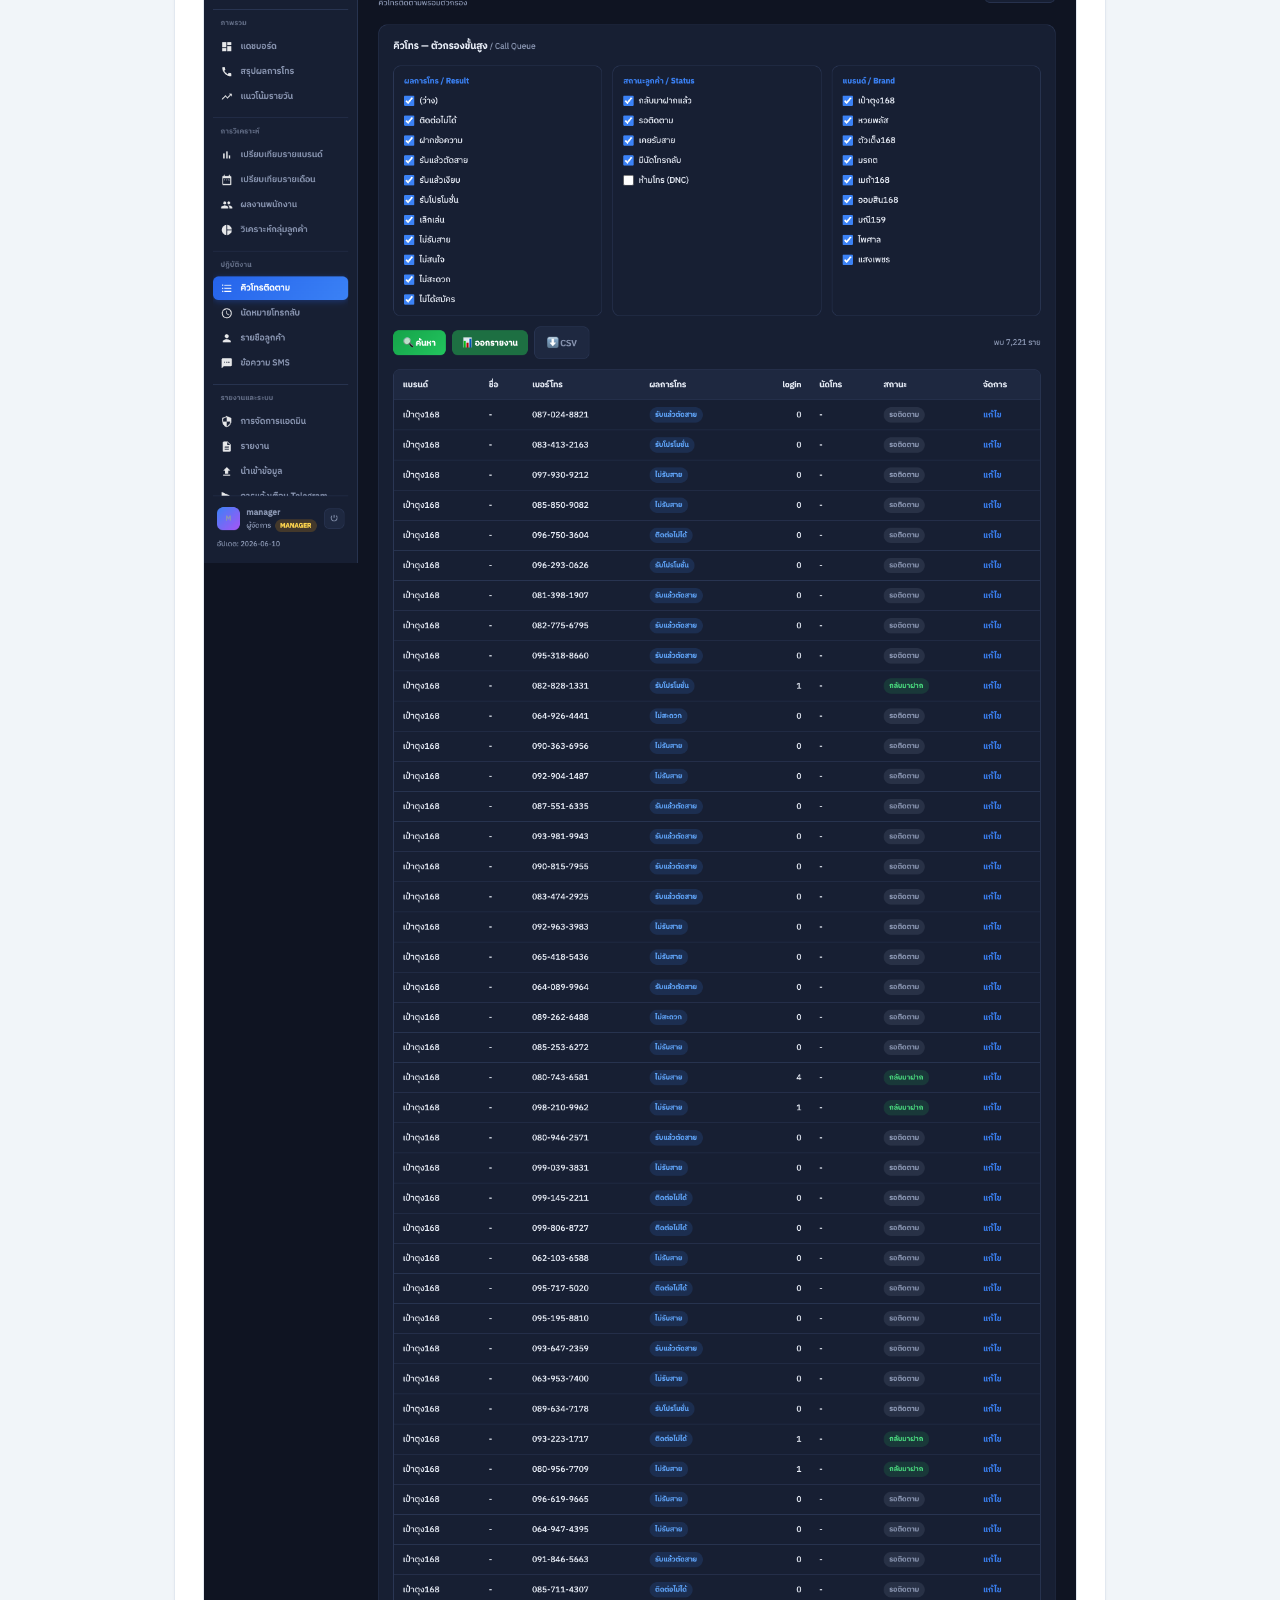
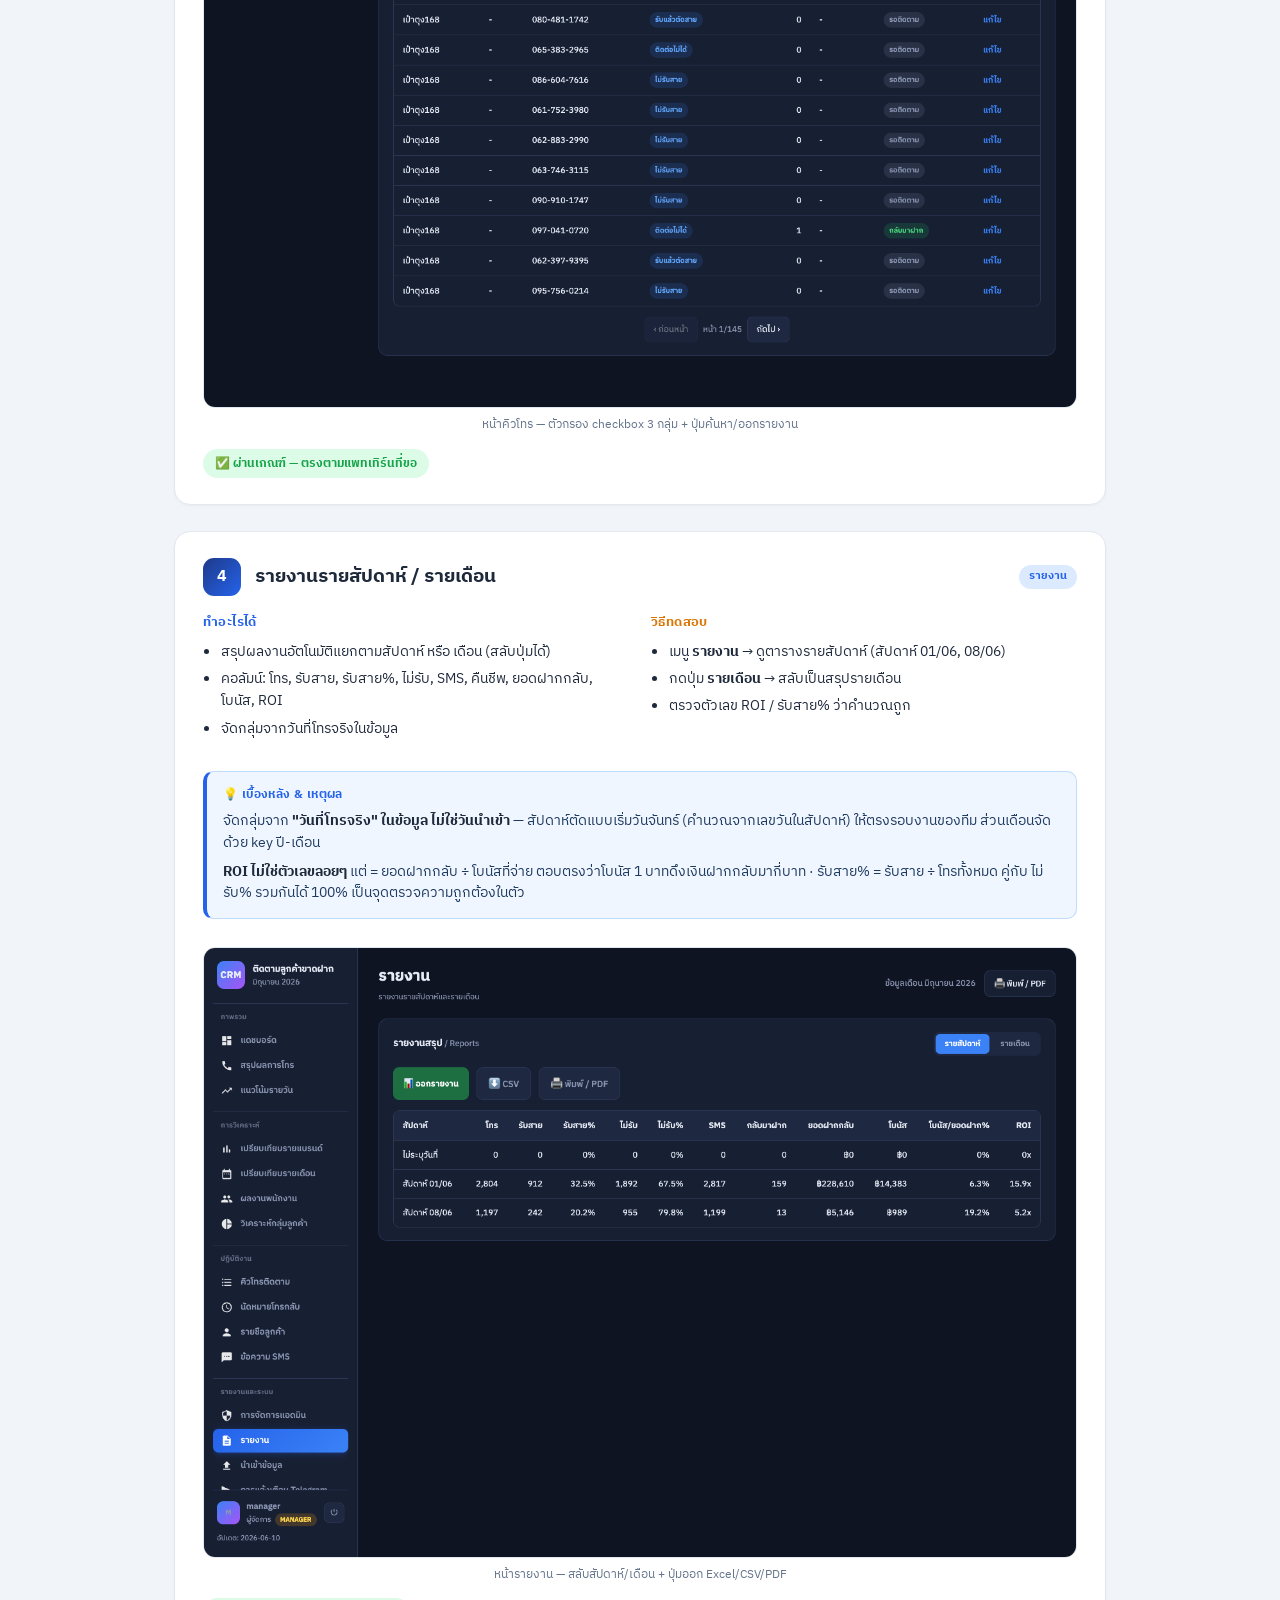
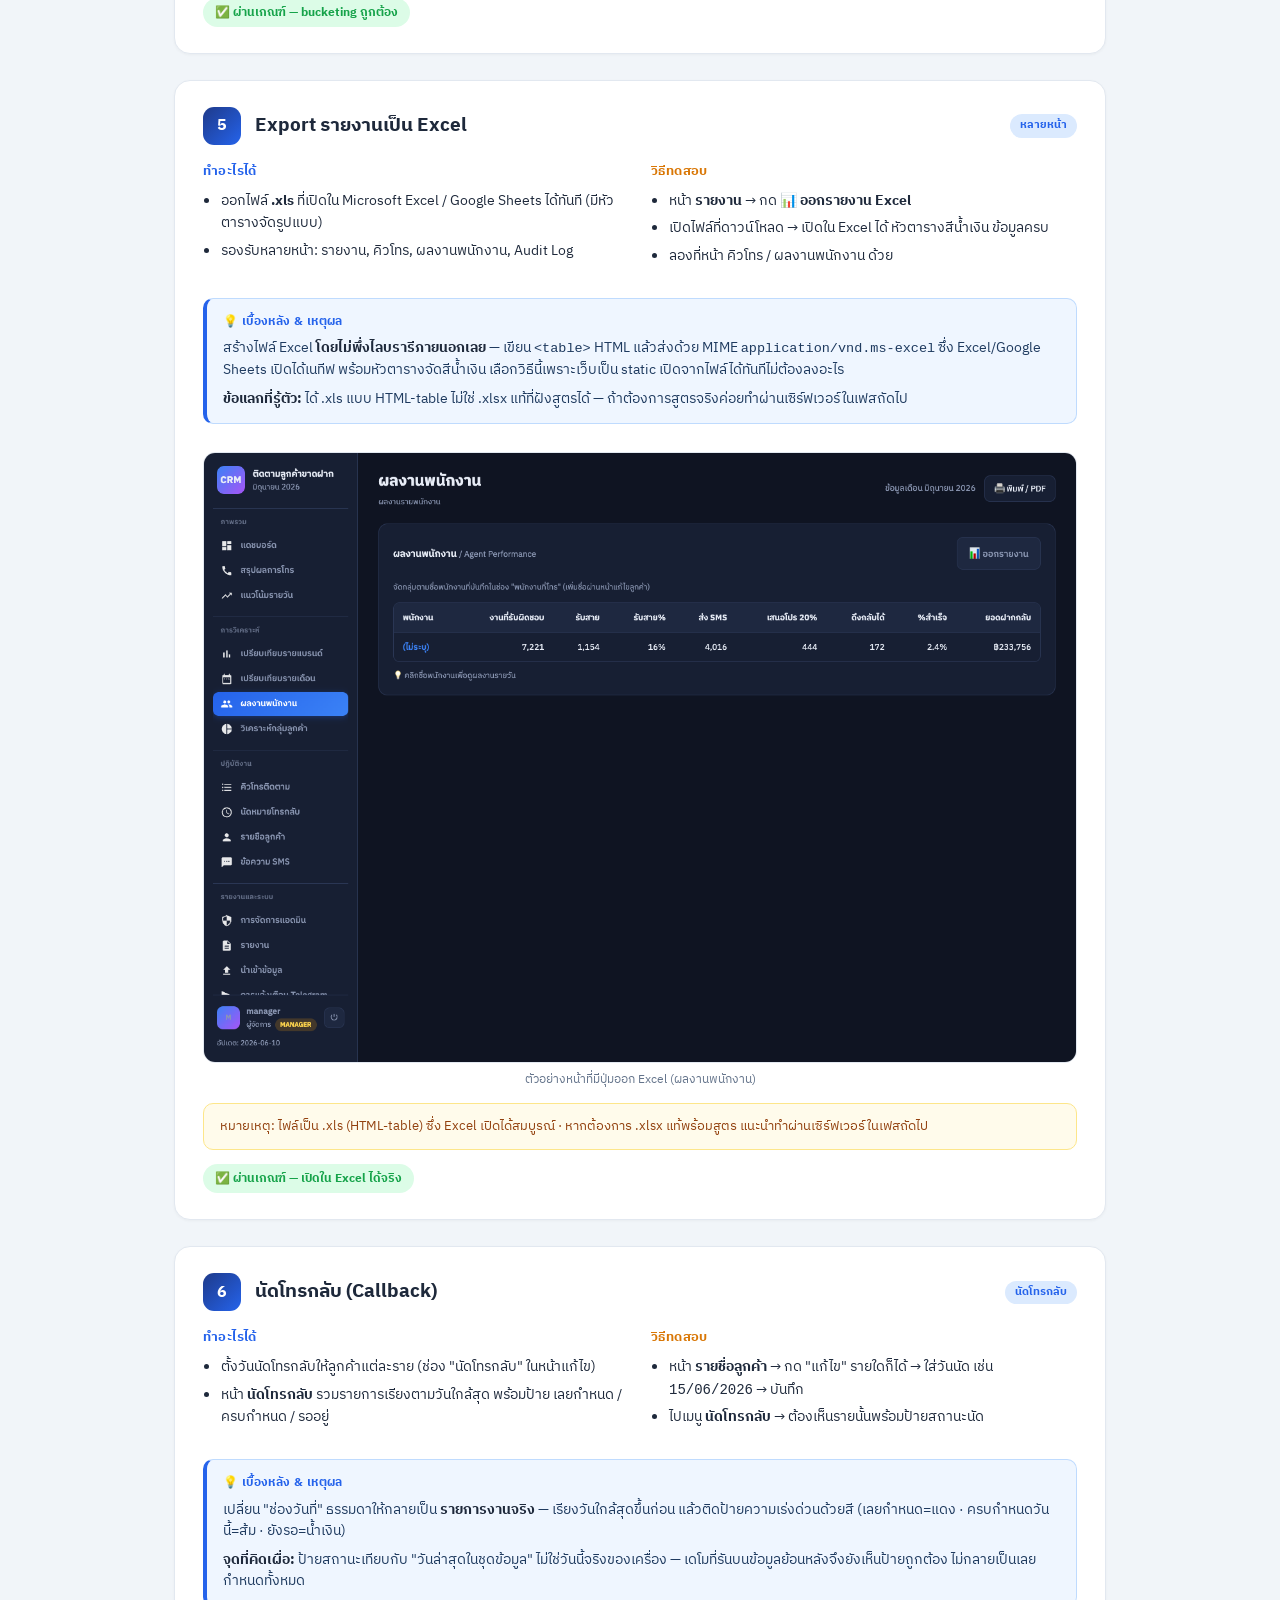
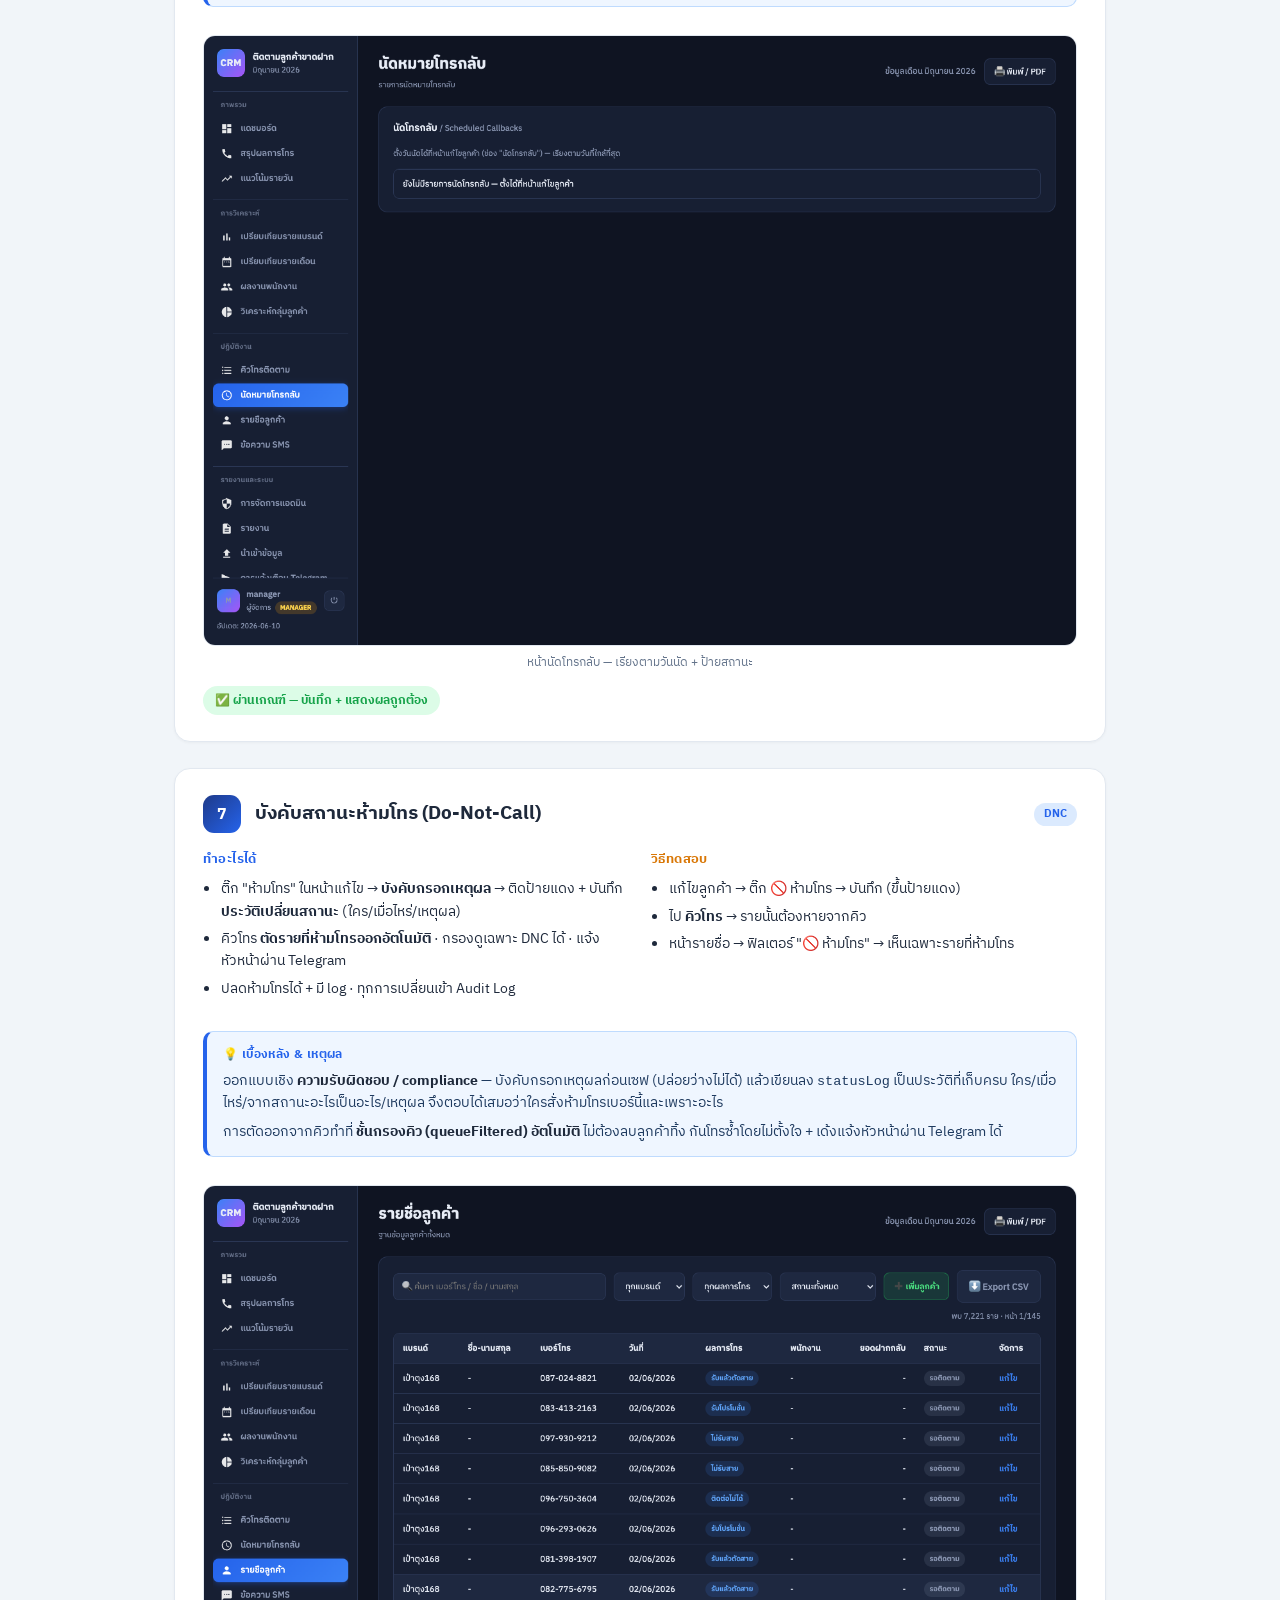
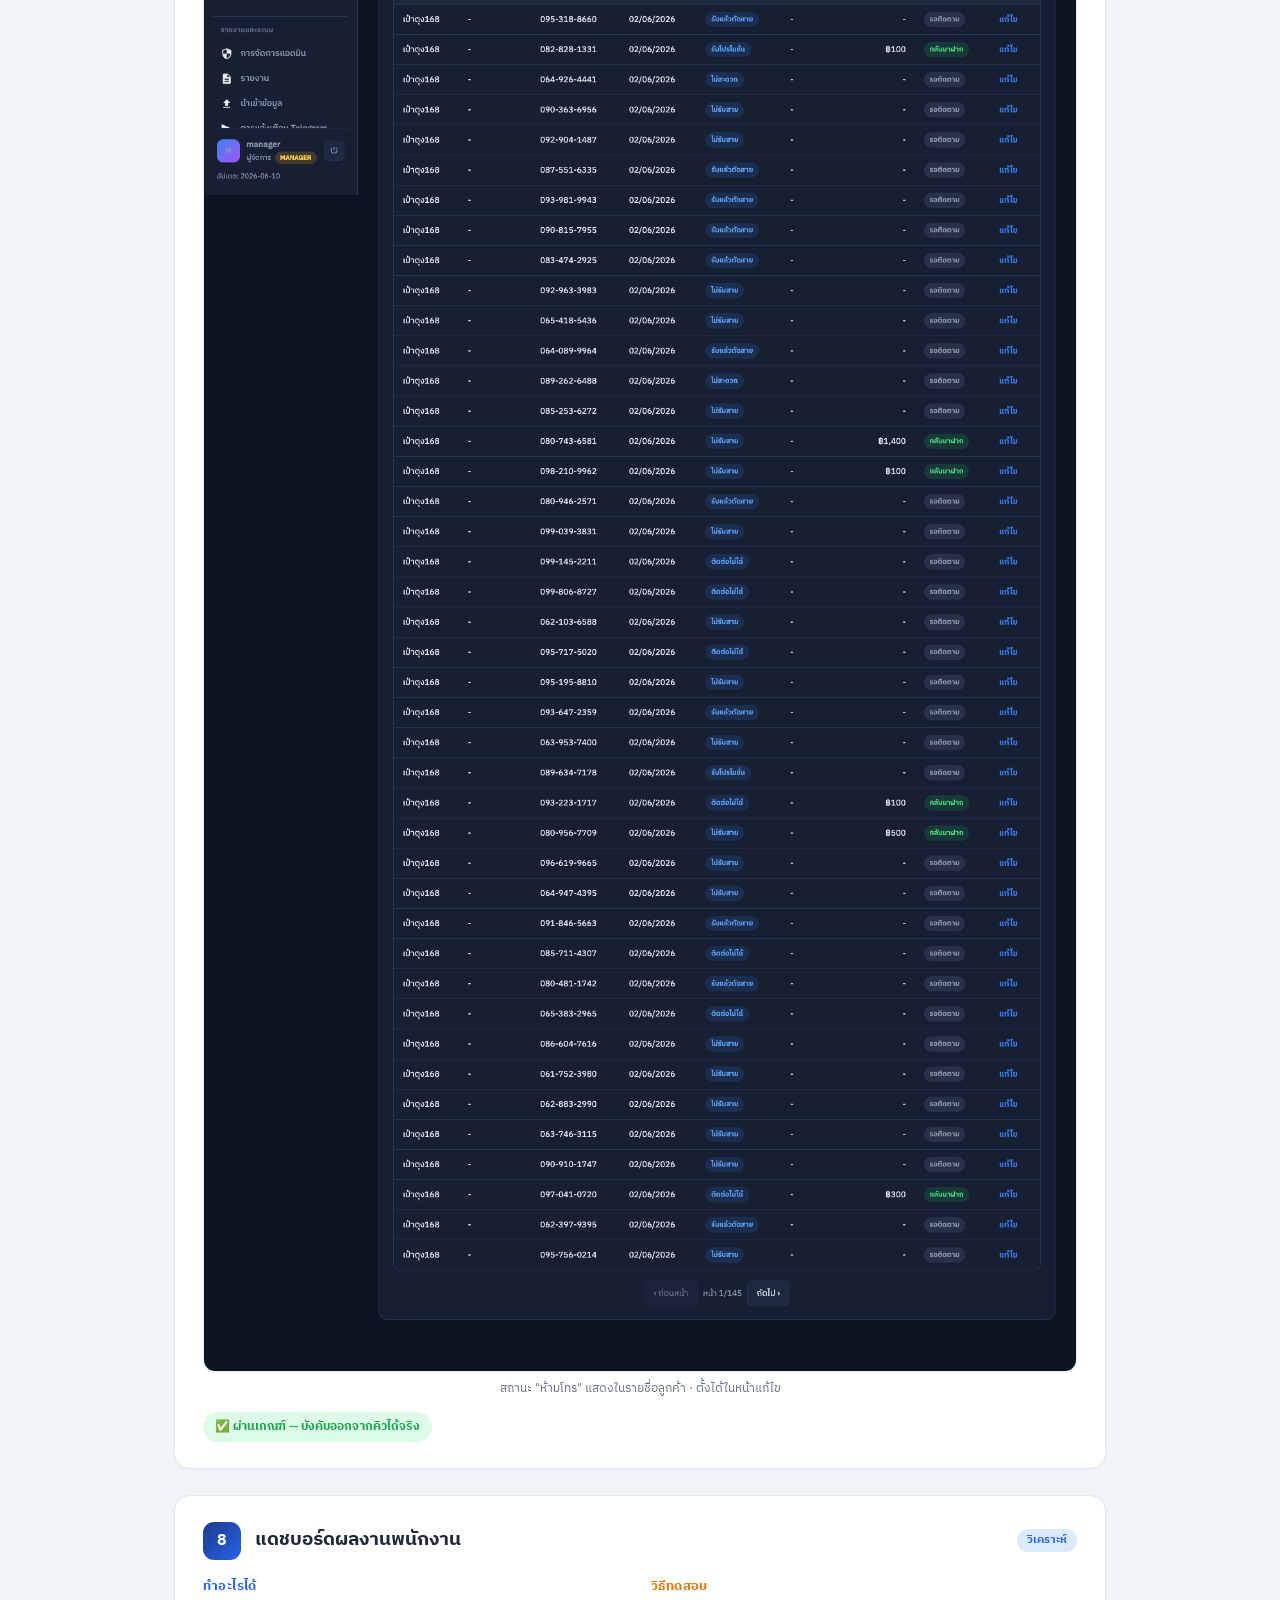
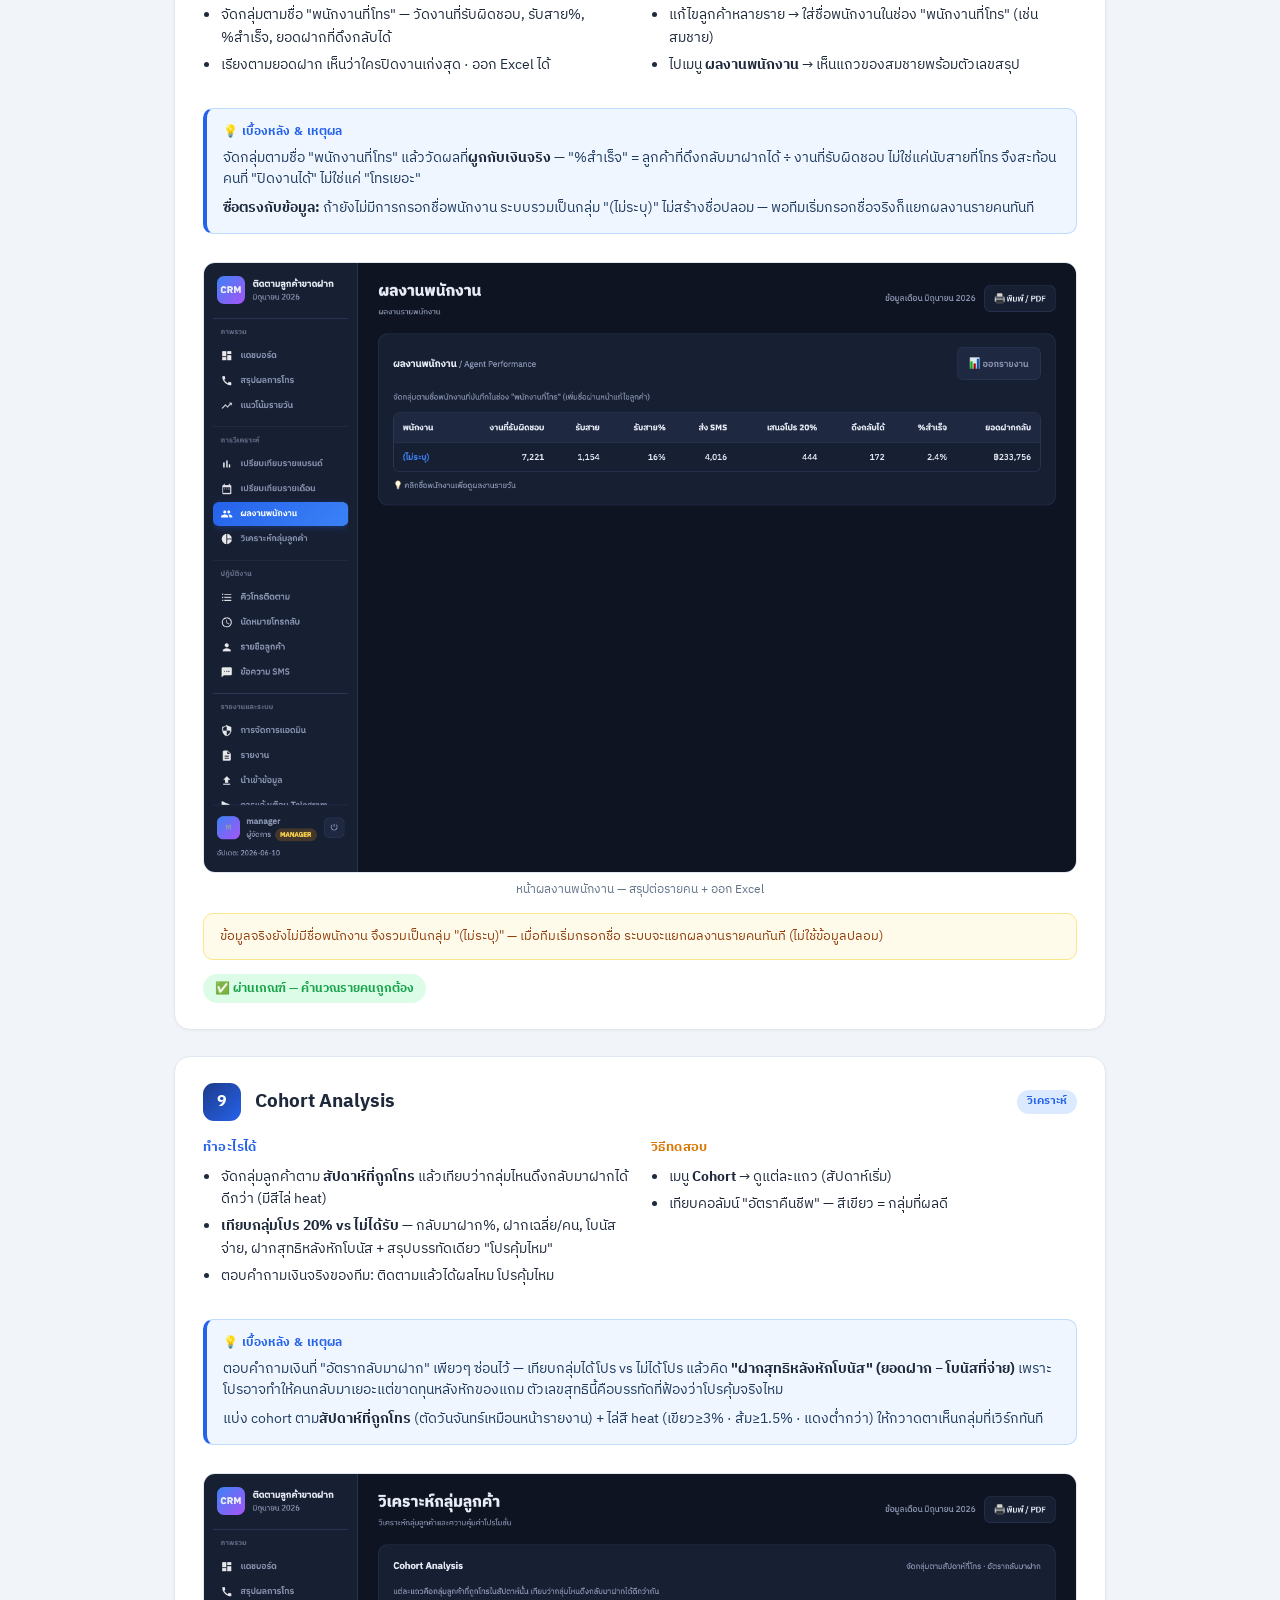
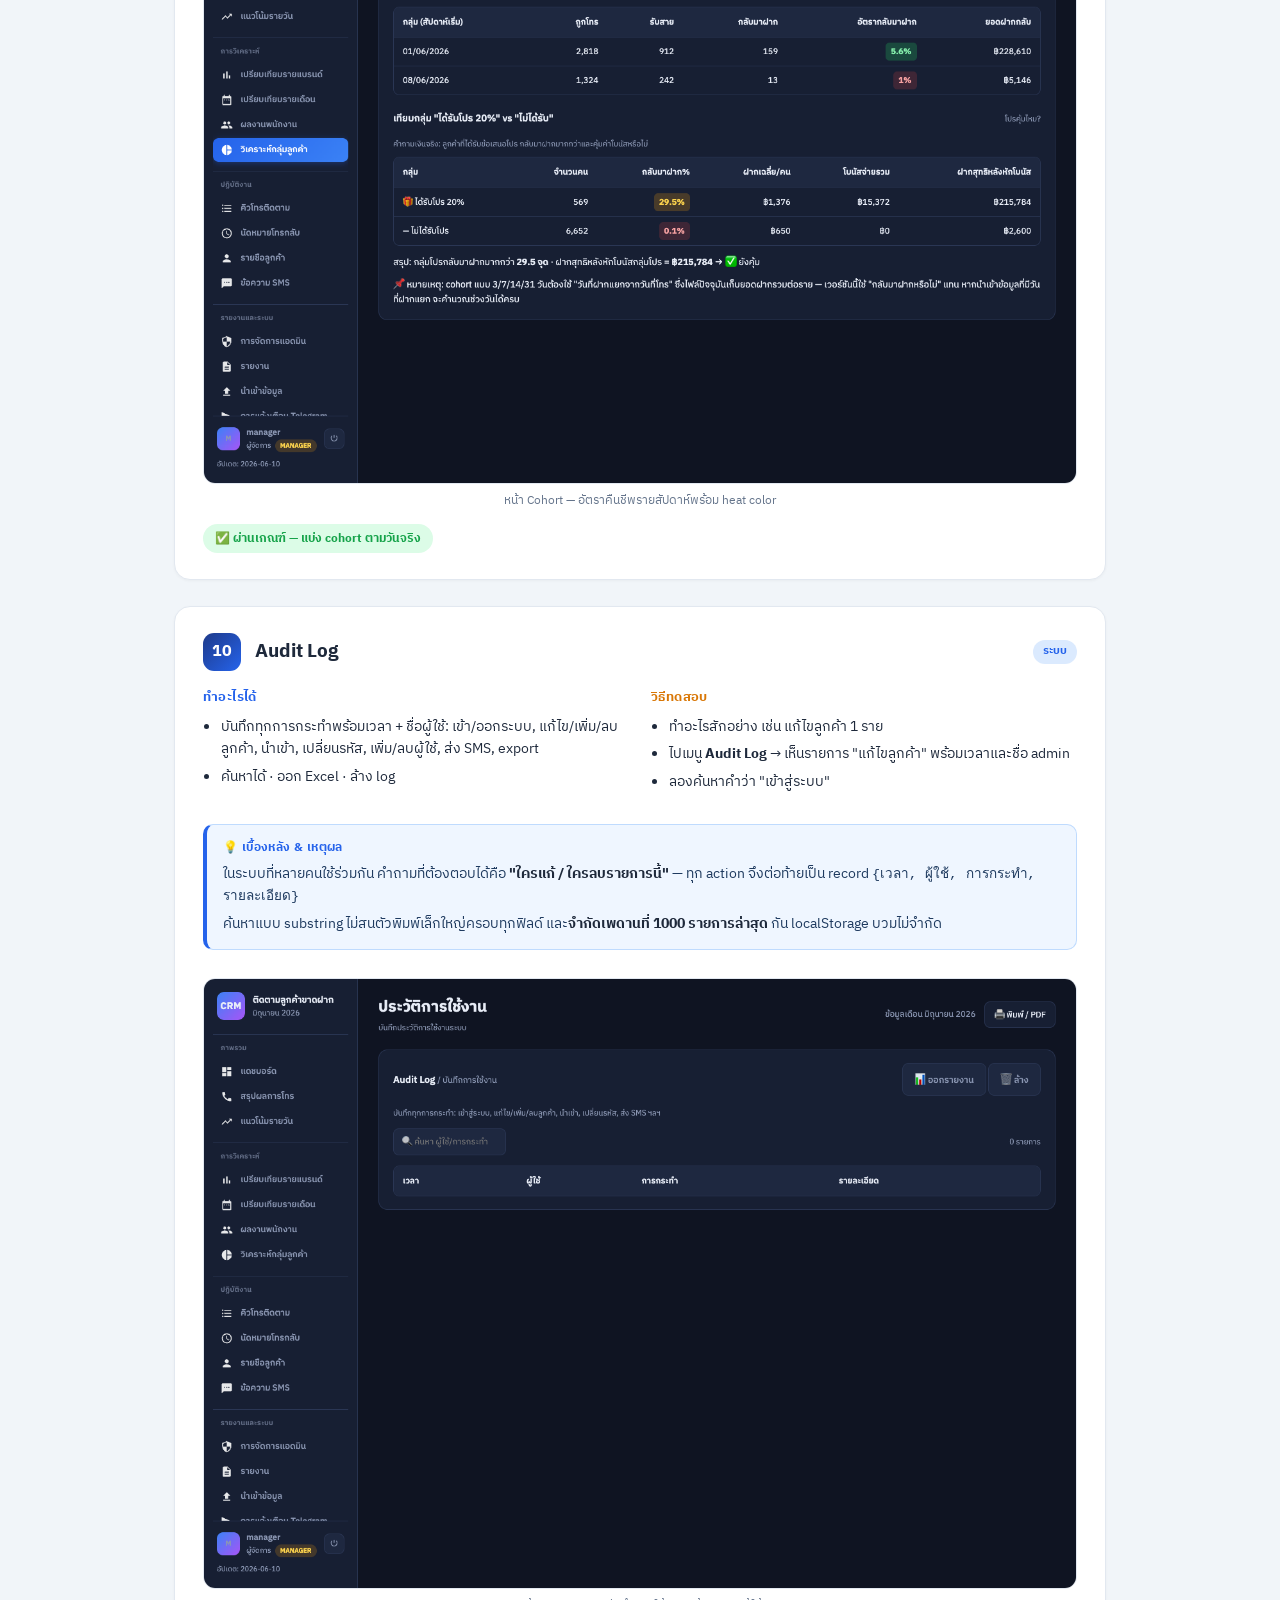
<file: docs/index.html>
<!DOCTYPE html>
<html lang="th">
<head>
<meta charset="UTF-8">
<meta name="viewport" content="width=device-width, initial-scale=1.0">
<title>เอกสารฟีเจอร์ — CRM Dashboard</title>
<link href="https://fonts.googleapis.com/css2?family=IBM+Plex+Sans+Thai:wght@400;500;600;700&display=swap" rel="stylesheet">
<style>
  :root{--blue:#2563eb;--ink:#1e293b;--muted:#64748b;--line:#e2e8f0;--bg:#f1f5f9;--card:#fff;--green:#16a34a;--amber:#d97706}
  *{box-sizing:border-box;margin:0;padding:0}
  body{font-family:'IBM Plex Sans Thai',system-ui,sans-serif;background:var(--bg);color:var(--ink);line-height:1.6}
  .wrap{max-width:980px;margin:0 auto;padding:40px 24px 80px}
  header.hero{background:linear-gradient(135deg,#1e3a8a,#2563eb);color:#fff;border-radius:18px;padding:36px 38px;margin-bottom:28px}
  header.hero h1{font-size:30px;font-weight:700;margin-bottom:8px}
  header.hero p{opacity:.9;font-size:15px}
  .meta-row{display:flex;gap:24px;flex-wrap:wrap;margin-top:18px;font-size:13px}
  .meta-row div{background:rgba(255,255,255,.14);padding:8px 14px;border-radius:10px}
  .toc{background:var(--card);border:1px solid var(--line);border-radius:14px;padding:22px 26px;margin-bottom:28px}
  .toc h2{font-size:16px;margin-bottom:14px;color:var(--blue)}
  .toc ol{columns:2;column-gap:30px;padding-left:20px}
  .toc li{margin-bottom:7px;font-size:14px}
  .toc a{color:var(--ink);text-decoration:none}
  .toc a:hover{color:var(--blue);text-decoration:underline}
  .intro{background:#ecfdf5;border:1px solid #a7f3d0;border-radius:14px;padding:20px 24px;margin-bottom:30px}
  .intro h2{font-size:17px;color:var(--green);margin-bottom:10px}
  .intro code{background:#d1fae5;padding:2px 8px;border-radius:6px;font-size:13px;font-weight:600}
  .intro ol{padding-left:20px}.intro li{margin-bottom:5px}
  .feat{background:var(--card);border:1px solid var(--line);border-radius:16px;padding:26px 28px;margin-bottom:26px;scroll-margin-top:20px;box-shadow:0 1px 3px rgba(0,0,0,.04)}
  .feat-head{display:flex;align-items:center;gap:14px;margin-bottom:8px}
  .feat-num{width:38px;height:38px;border-radius:11px;background:linear-gradient(135deg,#1e3a8a,#2563eb);color:#fff;display:grid;place-items:center;font-weight:700;font-size:16px;flex-shrink:0}
  .feat-head h3{font-size:19px;font-weight:700}
  .badge{display:inline-block;background:#dbeafe;color:var(--blue);font-size:11px;font-weight:700;padding:3px 10px;border-radius:20px;margin-left:auto}
  .feat-body{display:grid;grid-template-columns:1fr 1fr;gap:22px;margin-top:16px;align-items:start}
  @media(max-width:760px){.feat-body{grid-template-columns:1fr}.toc ol{columns:1}}
  .block h4{font-size:13px;font-weight:700;text-transform:uppercase;letter-spacing:.4px;margin-bottom:8px}
  .block.what h4{color:var(--blue)}.block.test h4{color:var(--amber)}
  .block ul{padding-left:18px}.block li{margin-bottom:5px;font-size:14px}
  .block p{font-size:14px;margin-bottom:8px}
  .shot{grid-column:1/-1;margin-top:6px}
  .shot img{width:100%;border:1px solid var(--line);border-radius:12px;display:block}
  .shot figcaption{font-size:12px;color:var(--muted);text-align:center;margin-top:7px}
  .pass{display:inline-flex;align-items:center;gap:6px;background:#dcfce7;color:var(--green);font-size:12px;font-weight:700;padding:5px 12px;border-radius:20px;margin-top:14px}
  .note{background:#fffbeb;border:1px solid #fde68a;border-radius:10px;padding:12px 16px;font-size:13px;margin-top:14px;color:#92400e}
  footer{text-align:center;color:var(--muted);font-size:13px;margin-top:40px;border-top:1px solid var(--line);padding-top:24px}
  .print-btn{position:fixed;top:20px;right:20px;background:var(--blue);color:#fff;border:none;padding:11px 18px;border-radius:10px;font-family:inherit;font-weight:600;cursor:pointer;box-shadow:0 4px 14px rgba(37,99,235,.4)}
  @media print{.print-btn{display:none}body{background:#fff}.feat,.toc,.intro{break-inside:avoid;box-shadow:none}}
  .ui-grid{display:grid;grid-template-columns:1fr 1fr;gap:16px;margin-top:16px}
  @media(max-width:760px){.ui-grid{grid-template-columns:1fr}}
  .ui-card{border:1px solid var(--line);border-radius:12px;padding:14px 16px}
  .ui-card h4{font-size:14px;margin-bottom:6px;color:var(--blue)}
  .ui-card p{font-size:13px;color:var(--muted)}
  .why{grid-column:1/-1;background:#eff6ff;border:1px solid #bfdbfe;border-left:4px solid var(--blue);border-radius:10px;padding:13px 16px;margin-top:4px}
  .why h4{font-size:12px;font-weight:700;text-transform:uppercase;letter-spacing:.4px;color:var(--blue);margin-bottom:7px}
  .why p{font-size:13.5px;color:#1e3a5f;margin-bottom:0}
  .why p+p{margin-top:7px}
  .why b{color:var(--ink)}
</style>
</head>
<body>
<button class="print-btn" onclick="window.print()">🖨️ บันทึกเป็น PDF</button>
<div class="wrap">

<header class="hero">
  <h1>📘 เอกสารฟีเจอร์ — CRM Dashboard</h1>
  <p>ระบบติดตามลูกค้าขาดฝาก · เอกสารอธิบายฟีเจอร์ทั้งหมด พร้อมวิธีทดสอบและภาพประกอบ สำหรับส่งงานและนำไปพัฒนาต่อ</p>
  <div class="meta-row">
    <div>📊 ข้อมูลจริง 7,221 ลูกค้า (ไม่ซ้ำเบอร์) · 9 แบรนด์</div>
    <div>🗓️ รอบข้อมูล: มิถุนายน 2026</div>
    <div>✅ 12 ฟีเจอร์ครบ + สิทธิ์ 3 ระดับ + ปรับ UI 6 จุด</div>
  </div>
</header>

<div class="intro">
  <h2>🚀 วิธีเปิดใช้งานระบบจริง</h2>
  <ol>
    <li>ดับเบิลคลิก <code>เปิด CRM Dashboard.command</code> บน Desktop (หรือเปิดไฟล์ <code>site/index.html</code>)</li>
    <li>เข้าสู่ระบบ (มี 3 สิทธิ์): <code>manager/manager1234</code> (ผู้จัดการ) · <code>head1/head1234</code> (หัวหน้าทีม) · <code>admin/admin1234</code> (พนักงานโทร)</li>
    <li>เอกสารหน้านี้คือไฟล์ <code>site/docs/index.html</code> เปิดแยกได้อิสระ · ภาพอยู่ในโฟลเดอร์ <code>docs/shots/</code></li>
  </ol>
  <p style="margin-top:10px;font-size:13px"><b>🔐 สิทธิ์:</b> พนักงานโทร เห็นเฉพาะงานของตัวเอง (คิวโทร/ลูกค้า/SMS) · หัวหน้าทีม เพิ่มหน้ารายงาน/วิเคราะห์/Telegram + สร้างพนักงานได้ · ผู้จัดการ เห็นทุกอย่าง + Audit Log + จัดการผู้ใช้ทุกระดับและกำหนดสิทธิ์เมนูรายคน</p>
</div>

<div class="toc">
  <h2>📑 สารบัญฟีเจอร์</h2>
  <ol>
    <li><a href="#f1">เปลี่ยนรหัสผ่านตัวเอง</a></li>
    <li><a href="#f2">Export รายชื่อลูกค้าเป็น CSV</a></li>
    <li><a href="#f3">ตัวกรองคิวโทรขั้นสูง</a></li>
    <li><a href="#f4">รายงานรายสัปดาห์ / รายเดือน</a></li>
    <li><a href="#f5">Export รายงานเป็น Excel</a></li>
    <li><a href="#f6">นัดโทรกลับ (Callback)</a></li>
    <li><a href="#f7">บังคับสถานะห้ามโทร (Do-Not-Call)</a></li>
    <li><a href="#f8">แดชบอร์ดผลงานพนักงาน</a></li>
    <li><a href="#f9">Cohort Analysis</a></li>
    <li><a href="#f10">Audit Log</a></li>
    <li><a href="#f11">คลังข้อความ SMS / ส่ง SMS</a></li>
    <li><a href="#f12">แจ้งเตือนผ่านบอท Telegram</a></li>
    <li><a href="#ui">การปรับปรุง UI (6 จุด) + สิทธิ์ 3 ระดับ</a></li>
  </ol>
</div>

<!-- F1 -->
<section class="feat" id="f1">
  <div class="feat-head"><div class="feat-num">1</div><h3>เปลี่ยนรหัสผ่านตัวเอง</h3><span class="badge">ตั้งค่า</span></div>
  <div class="feat-body">
    <div class="block what"><h4>ทำอะไรได้</h4><ul>
      <li>ผู้ใช้ที่ล็อกอินอยู่เปลี่ยนรหัสผ่านของตัวเองได้</li>
      <li>ตรวจสอบครบ: รหัสเดิมถูกต้อง, ใหม่ ≥ 6 ตัว, ต้องไม่ซ้ำเดิม, ยืนยันต้องตรงกัน</li>
      <li>ข้อความแจ้งเตือน 2 ภาษา (ไทย + อังกฤษ) · บันทึกลง Audit Log</li>
    </ul></div>
    <div class="block test"><h4>วิธีทดสอบ</h4><ul>
      <li>ไปเมนู <b>ตั้งค่า</b> → กรอกรหัสเดิม <code>admin1234</code></li>
      <li>ลองกรอกรหัสใหม่ &lt; 6 ตัว → ต้องขึ้น error</li>
      <li>กรอกใหม่ถูกต้อง + ยืนยันตรงกัน → "เปลี่ยนรหัสผ่านสำเร็จ"</li>
      <li>ออกจากระบบแล้วล็อกอินด้วยรหัสใหม่ → ต้องเข้าได้</li>
    </ul></div>
    <div class="why"><h4>💡 เบื้องหลัง & เหตุผล</h4>
      <p>รหัสผ่าน<b>ไม่ถูกเก็บเป็น plaintext</b> — ผ่านการ hash (FNV-1a 32-bit) ก่อนลง localStorage การยืนยัน "รหัสเดิม" จึงเทียบที่ค่า hash ไม่ใช่ตัวอักษรตรงๆ</p>
      <p>กฎ "รหัสใหม่ต้องไม่ซ้ำของเดิม" + บันทึกเวลาเปลี่ยนและลง Audit Log ทุกครั้ง มีไว้ให้ผู้จัดการสอบย้อนได้ว่าใครเปลี่ยนรหัสเมื่อไหร่ · <b>ข้อจำกัดที่รู้ตัว:</b> FNV-1a เป็น hash เร็วเหมาะกับเดโม ระบบจริงควรย้ายไป bcrypt/argon2 ฝั่งเซิร์ฟเวอร์</p>
    </div>
    <figure class="shot"><img src="shots/settings.png" alt="settings"><figcaption>หน้าตั้งค่า — เปลี่ยนรหัสผ่าน + จัดการผู้ใช้</figcaption></figure>
  </div>
  <span class="pass">✅ ผ่านเกณฑ์ — ตรวจสอบ 7/7 เงื่อนไข</span>
</section>

<!-- F2 -->
<section class="feat" id="f2">
  <div class="feat-head"><div class="feat-num">2</div><h3>Export รายชื่อลูกค้าเป็น CSV</h3><span class="badge">รายชื่อลูกค้า</span></div>
  <div class="feat-body">
    <div class="block what"><h4>ทำอะไรได้</h4><ul>
      <li>ส่งออกรายชื่อลูกค้า <b>ตามที่กรองอยู่</b> เป็นไฟล์ CSV (UTF-8 + BOM เปิดภาษาไทยใน Excel ได้)</li>
      <li>17 คอลัมน์: แบรนด์, ชื่อ, เบอร์, วันที่, ผลโทร, ยอดฝาก, พนักงาน, นัดโทร, ห้ามโทร ฯลฯ</li>
      <li>นำกลับเข้าระบบได้ (รูปแบบเดียวกับนำเข้า)</li>
    </ul></div>
    <div class="block test"><h4>วิธีทดสอบ</h4><ul>
      <li>เมนู <b>รายชื่อลูกค้า</b> → (เลือกฟิลเตอร์ เช่น แบรนด์ "มรกต")</li>
      <li>กดปุ่ม <b>⬇️ Export CSV</b> → ได้ไฟล์ตามจำนวนที่กรอง</li>
      <li>เปิดไฟล์ใน Excel → ภาษาไทยอ่านได้ ครบทุกคอลัมน์</li>
    </ul></div>
    <div class="why"><h4>💡 เบื้องหลัง & เหตุผล</h4>
      <p>แก้ 2 จุดที่ CSV + Excel ภาษาไทยมักพังเสมอ: (1) ใส่ <b>BOM <code>EF BB BF</code></b> นำหน้าไฟล์ Excel จึงตีความเป็น UTF-8 ภาษาไทยไม่กลายเป็นตัวต่างดาว · (2) เบอร์โทรเก็บเป็น <b>"ข้อความ" ตลอด</b> ไม่เคยถูกแปลงเป็นตัวเลข เลข 0 นำหน้าจึงไม่หาย</p>
      <p>ใส่ quote แบบ RFC 4180 เฉพาะช่องที่มี <code>, " \n</code> และคอลัมน์ทั้ง 17 ตรงกับฟอร์แมต "นำเข้า" เป๊ะ → <b>export แล้ว import กลับได้ครบ 100%</b> ใช้เป็นไฟล์สำรองข้อมูลได้ในตัว</p>
    </div>
    <figure class="shot"><img src="shots/customers.png" alt="customers"><figcaption>หน้ารายชื่อลูกค้า — ค้นหา/ฟิลเตอร์ + Export CSV + แก้ไข</figcaption></figure>
  </div>
  <span class="pass">✅ ผ่านเกณฑ์ — round-trip export/import ตรงกัน 100%</span>
</section>

<!-- F3 -->
<section class="feat" id="f3">
  <div class="feat-head"><div class="feat-num">3</div><h3>ตัวกรองคิวโทรขั้นสูง</h3><span class="badge">คิวโทร</span></div>
  <div class="feat-body">
    <div class="block what"><h4>ทำอะไรได้</h4><ul>
      <li>กรองหลายเงื่อนไขพร้อมกันด้วย checkbox 3 กลุ่ม: <b>ผลการโทร · สถานะลูกค้า · แบรนด์</b></li>
      <li>สถานะ: คืนชีพแล้ว / รอติดตาม / เคยรับสาย / มีนัดโทรกลับ / ห้ามโทร</li>
      <li>ปุ่ม ค้นหา + ออกรายงาน Excel + CSV ในหน้าเดียว</li>
    </ul></div>
    <div class="block test"><h4>วิธีทดสอบ</h4><ul>
      <li>เมนู <b>คิวโทร</b> → ติ๊กออก "คืนชีพแล้ว" เหลือ "รอติดตาม"</li>
      <li>เลือกผลการโทรเฉพาะ "ไม่รับสาย" → กด <b>🔍 ค้นหา</b></li>
      <li>ตารางแสดงเฉพาะรายที่ยังต้องตามต่อ · กด <b>ออกรายงาน Excel</b></li>
    </ul></div>
    <div class="why"><h4>💡 เบื้องหลัง & เหตุผล</h4>
      <p>ตรรกะคือ <b>"AND ระหว่างกลุ่ม · OR ภายในกลุ่ม"</b> — เลือกหลายผลในกลุ่มเดียวเอามาทั้งหมด (OR) แต่ต้องผ่านทุกกลุ่มถึงโผล่ (AND) ตรงกับที่คนคิดจริง: "ไม่รับสาย <i>หรือ</i> ติดต่อไม่ได้ <i>และ</i> ต้องเป็นแบรนด์มรกต"</p>
      <p>"สถานะลูกค้า" <b>ไม่ได้เก็บเป็นฟิลด์</b> แต่ถอดสดจากข้อมูล (ยอดฝาก&gt;0 = คืนชีพ · มีวันนัด = มีนัด · ติ๊ก dnc = ห้ามโทร) พนักงานจึงไม่ต้องมานั่งกรอกสถานะเอง คิวสะท้อนความจริงให้อัตโนมัติ</p>
    </div>
    <figure class="shot"><img src="shots/queue.png" alt="queue"><figcaption>หน้าคิวโทร — ตัวกรอง checkbox 3 กลุ่ม + ปุ่มค้นหา/ออกรายงาน</figcaption></figure>
  </div>
  <span class="pass">✅ ผ่านเกณฑ์ — ตรงตามแพทเทิร์นที่ขอ</span>
</section>

<!-- F4 -->
<section class="feat" id="f4">
  <div class="feat-head"><div class="feat-num">4</div><h3>รายงานรายสัปดาห์ / รายเดือน</h3><span class="badge">รายงาน</span></div>
  <div class="feat-body">
    <div class="block what"><h4>ทำอะไรได้</h4><ul>
      <li>สรุปผลงานอัตโนมัติแยกตามสัปดาห์ หรือ เดือน (สลับปุ่มได้)</li>
      <li>คอลัมน์: โทร, รับสาย, รับสาย%, ไม่รับ, SMS, คืนชีพ, ยอดฝากกลับ, โบนัส, ROI</li>
      <li>จัดกลุ่มจากวันที่โทรจริงในข้อมูล</li>
    </ul></div>
    <div class="block test"><h4>วิธีทดสอบ</h4><ul>
      <li>เมนู <b>รายงาน</b> → ดูตารางรายสัปดาห์ (สัปดาห์ 01/06, 08/06)</li>
      <li>กดปุ่ม <b>รายเดือน</b> → สลับเป็นสรุปรายเดือน</li>
      <li>ตรวจตัวเลข ROI / รับสาย% ว่าคำนวณถูก</li>
    </ul></div>
    <div class="why"><h4>💡 เบื้องหลัง & เหตุผล</h4>
      <p>จัดกลุ่มจาก <b>"วันที่โทรจริง" ในข้อมูล ไม่ใช่วันนำเข้า</b> — สัปดาห์ตัดแบบเริ่มวันจันทร์ (คำนวณจากเลขวันในสัปดาห์) ให้ตรงรอบงานของทีม ส่วนเดือนจัดด้วย key ปี-เดือน</p>
      <p><b>ROI ไม่ใช่ตัวเลขลอยๆ</b> แต่ = ยอดฝากกลับ ÷ โบนัสที่จ่าย ตอบตรงว่าโบนัส 1 บาทดึงเงินฝากกลับมากี่บาท · รับสาย% = รับสาย ÷ โทรทั้งหมด คู่กับ ไม่รับ% รวมกันได้ 100% เป็นจุดตรวจความถูกต้องในตัว</p>
    </div>
    <figure class="shot"><img src="shots/reports.png" alt="reports"><figcaption>หน้ารายงาน — สลับสัปดาห์/เดือน + ปุ่มออก Excel/CSV/PDF</figcaption></figure>
  </div>
  <span class="pass">✅ ผ่านเกณฑ์ — bucketing ถูกต้อง</span>
</section>

<!-- F5 -->
<section class="feat" id="f5">
  <div class="feat-head"><div class="feat-num">5</div><h3>Export รายงานเป็น Excel</h3><span class="badge">หลายหน้า</span></div>
  <div class="feat-body">
    <div class="block what"><h4>ทำอะไรได้</h4><ul>
      <li>ออกไฟล์ <b>.xls</b> ที่เปิดใน Microsoft Excel / Google Sheets ได้ทันที (มีหัวตารางจัดรูปแบบ)</li>
      <li>รองรับหลายหน้า: รายงาน, คิวโทร, ผลงานพนักงาน, Audit Log</li>
    </ul></div>
    <div class="block test"><h4>วิธีทดสอบ</h4><ul>
      <li>หน้า <b>รายงาน</b> → กด <b>📊 ออกรายงาน Excel</b></li>
      <li>เปิดไฟล์ที่ดาวน์โหลด → เปิดใน Excel ได้ หัวตารางสีน้ำเงิน ข้อมูลครบ</li>
      <li>ลองที่หน้า คิวโทร / ผลงานพนักงาน ด้วย</li>
    </ul></div>
    <div class="why"><h4>💡 เบื้องหลัง & เหตุผล</h4>
      <p>สร้างไฟล์ Excel <b>โดยไม่พึ่งไลบรารีภายนอกเลย</b> — เขียน <code>&lt;table&gt;</code> HTML แล้วส่งด้วย MIME <code>application/vnd.ms-excel</code> ซึ่ง Excel/Google Sheets เปิดได้เนทีฟ พร้อมหัวตารางจัดสีน้ำเงิน เลือกวิธีนี้เพราะเว็บเป็น static เปิดจากไฟล์ได้ทันทีไม่ต้องลงอะไร</p>
      <p><b>ข้อแลกที่รู้ตัว:</b> ได้ .xls แบบ HTML-table ไม่ใช่ .xlsx แท้ที่ฝังสูตรได้ — ถ้าต้องการสูตรจริงค่อยทำผ่านเซิร์ฟเวอร์ในเฟสถัดไป</p>
    </div>
    <figure class="shot"><img src="shots/agents.png" alt="excel-agents"><figcaption>ตัวอย่างหน้าที่มีปุ่มออก Excel (ผลงานพนักงาน)</figcaption></figure>
  </div>
  <div class="note">หมายเหตุ: ไฟล์เป็น .xls (HTML-table) ซึ่ง Excel เปิดได้สมบูรณ์ · หากต้องการ .xlsx แท้พร้อมสูตร แนะนำทำผ่านเซิร์ฟเวอร์ในเฟสถัดไป</div>
  <span class="pass">✅ ผ่านเกณฑ์ — เปิดใน Excel ได้จริง</span>
</section>

<!-- F6 -->
<section class="feat" id="f6">
  <div class="feat-head"><div class="feat-num">6</div><h3>นัดโทรกลับ (Callback)</h3><span class="badge">นัดโทรกลับ</span></div>
  <div class="feat-body">
    <div class="block what"><h4>ทำอะไรได้</h4><ul>
      <li>ตั้งวันนัดโทรกลับให้ลูกค้าแต่ละราย (ช่อง "นัดโทรกลับ" ในหน้าแก้ไข)</li>
      <li>หน้า <b>นัดโทรกลับ</b> รวมรายการเรียงตามวันใกล้สุด พร้อมป้าย เลยกำหนด / ครบกำหนด / รออยู่</li>
    </ul></div>
    <div class="block test"><h4>วิธีทดสอบ</h4><ul>
      <li>หน้า <b>รายชื่อลูกค้า</b> → กด "แก้ไข" รายใดก็ได้ → ใส่วันนัด เช่น <code>15/06/2026</code> → บันทึก</li>
      <li>ไปเมนู <b>นัดโทรกลับ</b> → ต้องเห็นรายนั้นพร้อมป้ายสถานะนัด</li>
    </ul></div>
    <div class="why"><h4>💡 เบื้องหลัง & เหตุผล</h4>
      <p>เปลี่ยน "ช่องวันที่" ธรรมดาให้กลายเป็น <b>รายการงานจริง</b> — เรียงวันใกล้สุดขึ้นก่อน แล้วติดป้ายความเร่งด่วนด้วยสี (เลยกำหนด=แดง · ครบกำหนดวันนี้=ส้ม · ยังรอ=น้ำเงิน)</p>
      <p><b>จุดที่คิดเผื่อ:</b> ป้ายสถานะเทียบกับ "วันล่าสุดในชุดข้อมูล" ไม่ใช่วันนี้จริงของเครื่อง — เดโมที่รันบนข้อมูลย้อนหลังจึงยังเห็นป้ายถูกต้อง ไม่กลายเป็นเลยกำหนดทั้งหมด</p>
    </div>
    <figure class="shot"><img src="shots/callbacks.png" alt="callbacks"><figcaption>หน้านัดโทรกลับ — เรียงตามวันนัด + ป้ายสถานะ</figcaption></figure>
  </div>
  <span class="pass">✅ ผ่านเกณฑ์ — บันทึก + แสดงผลถูกต้อง</span>
</section>

<!-- F7 -->
<section class="feat" id="f7">
  <div class="feat-head"><div class="feat-num">7</div><h3>บังคับสถานะห้ามโทร (Do-Not-Call)</h3><span class="badge">DNC</span></div>
  <div class="feat-body">
    <div class="block what"><h4>ทำอะไรได้</h4><ul>
      <li>ติ๊ก "ห้ามโทร" ในหน้าแก้ไข → <b>บังคับกรอกเหตุผล</b> → ติดป้ายแดง + บันทึก <b>ประวัติเปลี่ยนสถานะ</b> (ใคร/เมื่อไหร่/เหตุผล)</li>
      <li>คิวโทร <b>ตัดรายที่ห้ามโทรออกอัตโนมัติ</b> · กรองดูเฉพาะ DNC ได้ · แจ้งหัวหน้าผ่าน Telegram</li>
      <li>ปลดห้ามโทรได้ + มี log · ทุกการเปลี่ยนเข้า Audit Log</li>
    </ul></div>
    <div class="block test"><h4>วิธีทดสอบ</h4><ul>
      <li>แก้ไขลูกค้า → ติ๊ก 🚫 ห้ามโทร → บันทึก (ขึ้นป้ายแดง)</li>
      <li>ไป <b>คิวโทร</b> → รายนั้นต้องหายจากคิว</li>
      <li>หน้ารายชื่อ → ฟิลเตอร์ "🚫 ห้ามโทร" → เห็นเฉพาะรายที่ห้ามโทร</li>
    </ul></div>
    <div class="why"><h4>💡 เบื้องหลัง & เหตุผล</h4>
      <p>ออกแบบเชิง <b>ความรับผิดชอบ / compliance</b> — บังคับกรอกเหตุผลก่อนเซฟ (ปล่อยว่างไม่ได้) แล้วเขียนลง <code>statusLog</code> เป็นประวัติที่เก็บครบ ใคร/เมื่อไหร่/จากสถานะอะไรเป็นอะไร/เหตุผล จึงตอบได้เสมอว่าใครสั่งห้ามโทรเบอร์นี้และเพราะอะไร</p>
      <p>การตัดออกจากคิวทำที่ <b>ชั้นกรองคิว (queueFiltered) อัตโนมัติ</b> ไม่ต้องลบลูกค้าทิ้ง กันโทรซ้ำโดยไม่ตั้งใจ + เด้งแจ้งหัวหน้าผ่าน Telegram ได้</p>
    </div>
    <figure class="shot"><img src="shots/customers.png" alt="dnc"><figcaption>สถานะ "ห้ามโทร" แสดงในรายชื่อลูกค้า · ตั้งได้ในหน้าแก้ไข</figcaption></figure>
  </div>
  <span class="pass">✅ ผ่านเกณฑ์ — บังคับออกจากคิวได้จริง</span>
</section>

<!-- F8 -->
<section class="feat" id="f8">
  <div class="feat-head"><div class="feat-num">8</div><h3>แดชบอร์ดผลงานพนักงาน</h3><span class="badge">วิเคราะห์</span></div>
  <div class="feat-body">
    <div class="block what"><h4>ทำอะไรได้</h4><ul>
      <li>จัดกลุ่มตามชื่อ "พนักงานที่โทร" — วัดงานที่รับผิดชอบ, รับสาย%, %สำเร็จ, ยอดฝากที่ดึงกลับได้</li>
      <li>เรียงตามยอดฝาก เห็นว่าใครปิดงานเก่งสุด · ออก Excel ได้</li>
    </ul></div>
    <div class="block test"><h4>วิธีทดสอบ</h4><ul>
      <li>แก้ไขลูกค้าหลายราย → ใส่ชื่อพนักงานในช่อง "พนักงานที่โทร" (เช่น สมชาย)</li>
      <li>ไปเมนู <b>ผลงานพนักงาน</b> → เห็นแถวของสมชายพร้อมตัวเลขสรุป</li>
    </ul></div>
    <div class="why"><h4>💡 เบื้องหลัง & เหตุผล</h4>
      <p>จัดกลุ่มตามชื่อ "พนักงานที่โทร" แล้ววัดผลที่<b>ผูกกับเงินจริง</b> — "%สำเร็จ" = ลูกค้าที่ดึงกลับมาฝากได้ ÷ งานที่รับผิดชอบ ไม่ใช่แค่นับสายที่โทร จึงสะท้อนคนที่ "ปิดงานได้" ไม่ใช่แค่ "โทรเยอะ"</p>
      <p><b>ซื่อตรงกับข้อมูล:</b> ถ้ายังไม่มีการกรอกชื่อพนักงาน ระบบรวมเป็นกลุ่ม "(ไม่ระบุ)" ไม่สร้างชื่อปลอม — พอทีมเริ่มกรอกชื่อจริงก็แยกผลงานรายคนทันที</p>
    </div>
    <figure class="shot"><img src="shots/agents.png" alt="agents"><figcaption>หน้าผลงานพนักงาน — สรุปต่อรายคน + ออก Excel</figcaption></figure>
  </div>
  <div class="note">ข้อมูลจริงยังไม่มีชื่อพนักงาน จึงรวมเป็นกลุ่ม "(ไม่ระบุ)" — เมื่อทีมเริ่มกรอกชื่อ ระบบจะแยกผลงานรายคนทันที (ไม่ใช้ข้อมูลปลอม)</div>
  <span class="pass">✅ ผ่านเกณฑ์ — คำนวณรายคนถูกต้อง</span>
</section>

<!-- F9 -->
<section class="feat" id="f9">
  <div class="feat-head"><div class="feat-num">9</div><h3>Cohort Analysis</h3><span class="badge">วิเคราะห์</span></div>
  <div class="feat-body">
    <div class="block what"><h4>ทำอะไรได้</h4><ul>
      <li>จัดกลุ่มลูกค้าตาม <b>สัปดาห์ที่ถูกโทร</b> แล้วเทียบว่ากลุ่มไหนดึงกลับมาฝากได้ดีกว่า (มีสีไล่ heat)</li>
      <li><b>เทียบกลุ่มโปร 20% vs ไม่ได้รับ</b> — กลับมาฝาก%, ฝากเฉลี่ย/คน, โบนัสจ่าย, ฝากสุทธิหลังหักโบนัส + สรุปบรรทัดเดียว "โปรคุ้มไหม"</li>
      <li>ตอบคำถามเงินจริงของทีม: ติดตามแล้วได้ผลไหม โปรคุ้มไหม</li>
    </ul></div>
    <div class="block test"><h4>วิธีทดสอบ</h4><ul>
      <li>เมนู <b>Cohort</b> → ดูแต่ละแถว (สัปดาห์เริ่ม)</li>
      <li>เทียบคอลัมน์ "อัตราคืนชีพ" — สีเขียว = กลุ่มที่ผลดี</li>
    </ul></div>
    <div class="why"><h4>💡 เบื้องหลัง & เหตุผล</h4>
      <p>ตอบคำถามเงินที่ "อัตรากลับมาฝาก" เพียวๆ ซ่อนไว้ — เทียบกลุ่มได้โปร vs ไม่ได้โปร แล้วคิด <b>"ฝากสุทธิหลังหักโบนัส" (ยอดฝาก − โบนัสที่จ่าย)</b> เพราะโปรอาจทำให้คนกลับมาเยอะแต่ขาดทุนหลังหักของแถม ตัวเลขสุทธินี้คือบรรทัดที่ฟ้องว่าโปรคุ้มจริงไหม</p>
      <p>แบ่ง cohort ตาม<b>สัปดาห์ที่ถูกโทร</b> (ตัดวันจันทร์เหมือนหน้ารายงาน) + ไล่สี heat (เขียว≥3% · ส้ม≥1.5% · แดงต่ำกว่า) ให้กวาดตาเห็นกลุ่มที่เวิร์กทันที</p>
    </div>
    <figure class="shot"><img src="shots/cohort.png" alt="cohort"><figcaption>หน้า Cohort — อัตราคืนชีพรายสัปดาห์พร้อม heat color</figcaption></figure>
  </div>
  <span class="pass">✅ ผ่านเกณฑ์ — แบ่ง cohort ตามวันจริง</span>
</section>

<!-- F10 -->
<section class="feat" id="f10">
  <div class="feat-head"><div class="feat-num">10</div><h3>Audit Log</h3><span class="badge">ระบบ</span></div>
  <div class="feat-body">
    <div class="block what"><h4>ทำอะไรได้</h4><ul>
      <li>บันทึกทุกการกระทำพร้อมเวลา + ชื่อผู้ใช้: เข้า/ออกระบบ, แก้ไข/เพิ่ม/ลบลูกค้า, นำเข้า, เปลี่ยนรหัส, เพิ่ม/ลบผู้ใช้, ส่ง SMS, export</li>
      <li>ค้นหาได้ · ออก Excel · ล้าง log</li>
    </ul></div>
    <div class="block test"><h4>วิธีทดสอบ</h4><ul>
      <li>ทำอะไรสักอย่าง เช่น แก้ไขลูกค้า 1 ราย</li>
      <li>ไปเมนู <b>Audit Log</b> → เห็นรายการ "แก้ไขลูกค้า" พร้อมเวลาและชื่อ admin</li>
      <li>ลองค้นหาคำว่า "เข้าสู่ระบบ"</li>
    </ul></div>
    <div class="why"><h4>💡 เบื้องหลัง & เหตุผล</h4>
      <p>ในระบบที่หลายคนใช้ร่วมกัน คำถามที่ต้องตอบได้คือ <b>"ใครแก้ / ใครลบรายการนี้"</b> — ทุก action จึงต่อท้ายเป็น record <code>{เวลา, ผู้ใช้, การกระทำ, รายละเอียด}</code></p>
      <p>ค้นหาแบบ substring ไม่สนตัวพิมพ์เล็กใหญ่ครอบทุกฟิลด์ และ<b>จำกัดเพดานที่ 1000 รายการล่าสุด</b> กัน localStorage บวมไม่จำกัด</p>
    </div>
    <figure class="shot"><img src="shots/audit.png" alt="audit"><figcaption>หน้า Audit Log — บันทึกการใช้งานพร้อมเวลา/ผู้ใช้</figcaption></figure>
  </div>
  <span class="pass">✅ ผ่านเกณฑ์ — บันทึกครบทุก action</span>
</section>

<!-- F11 -->
<section class="feat" id="f11">
  <div class="feat-head"><div class="feat-num">11</div><h3>คลังข้อความ SMS / ส่ง SMS</h3><span class="badge">SMS</span></div>
  <div class="feat-body">
    <div class="block what"><h4>ทำอะไรได้</h4><ul>
      <li>คลังข้อความ: เพิ่ม/ลบเทมเพลต ใช้ตัวแปร <code>{name} {brand} {phone}</code> แทนค่าอัตโนมัติ</li>
      <li>เลือกกลุ่มผู้รับ (ยังไม่กลับมา/เคยรับสาย/คืนชีพ) + จำกัดแบรนด์ → ดูตัวอย่างข้อความจริง</li>
      <li>กดส่ง → สร้างข้อความตามจำนวนผู้รับ + บันทึกลง Audit Log (ไม่รวม DNC)</li>
    </ul></div>
    <div class="block test"><h4>วิธีทดสอบ</h4><ul>
      <li>เมนู <b>SMS</b> → เพิ่มข้อความใหม่ที่มี {name}</li>
      <li>เลือกเทมเพลต + กลุ่มผู้รับ → ดูตัวอย่างที่แทนค่าแล้ว + จำนวนผู้รับ</li>
      <li>กดส่ง → ขึ้นสรุปจำนวน + ไปดูใน Audit Log</li>
    </ul></div>
    <div class="why"><h4>💡 เบื้องหลัง & เหตุผล</h4>
      <p>แทนค่าตัวแปร (<code>{ชื่อ}/{เว็บ}/{เบอร์}</code> รับทั้งรูปไทยและ <code>{name}{brand}{phone}</code>) เป็นรายคน แล้ว<b>โชว์ตัวอย่างข้อความจริง + จำนวนผู้รับก่อนส่ง</b> ลดความเสี่ยงเทมเพลตผิดหลุดออกไปทีละพันคน</p>
      <p><b>จุดสำคัญด้าน compliance:</b> การคัดผู้รับ "ตัด DNC ออกทุกกลุ่ม" บังคับที่ชั้นเลือกผู้รับ (audience) เบอร์ห้ามโทรจึงไม่มีทางหลุดเข้า blast</p>
    </div>
    <figure class="shot"><img src="shots/sms.png" alt="sms"><figcaption>หน้า SMS — คลังข้อความ + ส่งพร้อมตัวอย่าง</figcaption></figure>
  </div>
  <div class="note">การ "ส่งจริง" ต้องเชื่อม SMS Gateway ผ่านเซิร์ฟเวอร์ (เฟสถัดไป) — ปัจจุบันระบบสร้างข้อความ + บันทึกการส่งให้ตรวจสอบได้จริง</div>
  <span class="pass">✅ ผ่านเกณฑ์ — เทมเพลต + แทนค่า + log ทำงาน</span>
</section>

<!-- F12 -->
<section class="feat" id="f12">
  <div class="feat-head"><div class="feat-num">12</div><h3>แจ้งเตือนผ่านบอท Telegram</h3><span class="badge">แจ้งเตือน</span></div>
  <div class="feat-body">
    <div class="block what"><h4>ทำอะไรได้</h4><ul>
      <li>ตั้งค่า Bot Token + Chat ID 2 กลุ่ม (ทีม/หัวหน้า) + เกณฑ์ยอดใหญ่/สายขั้นต่ำ + เปิดปิดรายประเภท</li>
      <li><b>แจ้งทันที</b> เมื่อมีเหตุการณ์: ยอดฝากใหญ่→ทีม, ปรับโบนัส→หัวหน้า, ตั้งห้ามโทร→หัวหน้า, นำเข้าข้อมูล→ทีม (เบอร์ลูกค้าถูก mask)</li>
      <li><b>ส่งสรุป</b> (แทน cron): รายวัน/รายสัปดาห์/เตือนพนักงานโทรน้อย + ปุ่มทดสอบส่ง</li>
      <li>ส่งจริงผ่าน Telegram API · Telegram ล่มไม่ทำให้งานหลักพัง (try/catch + log)</li>
    </ul></div>
    <div class="block test"><h4>วิธีทดสอบ</h4><ul>
      <li>สร้างบอทกับ @BotFather → เอา Token ใส่ในหน้า <b>แจ้งเตือน Telegram</b></li>
      <li>ดึงบอทเข้ากลุ่ม → ใส่ Chat ID (กลุ่ม = เลขติดลบ) → กด <b>ทดสอบส่ง</b></li>
      <li>ปิด toggle ประเภทใด → ประเภทนั้นเงียบ · แก้ไขลูกค้าใส่ยอด ≥ เกณฑ์ → เด้งเข้ากลุ่มทีม</li>
    </ul></div>
    <div class="why"><h4>💡 เบื้องหลัง & เหตุผล</h4>
      <p>แยกปลายทาง 2 กลุ่ม (ทีม/หัวหน้า) + toggle เปิดปิดรายประเภท เพื่อกัน <b>"alert fatigue"</b> คนรับเฉพาะเรื่องที่เกี่ยวกับตัว · เบอร์ลูกค้าถูก <b>mask เป็น <code>081-xxx-1234</code></b> ก่อนส่งเข้ากลุ่มแชต รักษาความเป็นส่วนตัว</p>
      <p><b>จุดสำคัญสุด:</b> ทุกการส่งห่อด้วย <code>try/catch</code> — Telegram ล่มหรือ Token ผิดจะแค่ warn ไม่ทำให้การบันทึกลูกค้า/งานหลักพัง (แจ้งเตือนเป็น best-effort ไม่ใช่ critical path) · สรุปรายวัน/สัปดาห์ใช้ปุ่มกดแทน cron เพราะ static web ไม่มีตัวตั้งเวลาฝั่งเซิร์ฟเวอร์</p>
    </div>
    <figure class="shot"><img src="shots/notifications.png" alt="telegram"><figcaption>หน้าแจ้งเตือน Telegram — ตั้งค่า + toggle + ทดสอบส่ง + สรุป</figcaption></figure>
  </div>
  <div class="note">เว็บ static เก็บ Token ใน localStorage และส่งจาก browser · ระบบจริงต้องเก็บใน <code>.env</code> ฝั่งเซิร์ฟเวอร์ + ตั้ง cron ยิง <code>/api/cron/*</code> ตามไฟล์การบ้าน</div>
  <span class="pass">✅ ผ่านเกณฑ์ — ส่งจริง + trigger + สรุป + mask เบอร์</span>
</section>

<!-- UI -->
<section class="feat" id="ui">
  <div class="feat-head"><div class="feat-num">UI</div><h3>การปรับปรุง UI (6 จุด) + สิทธิ์ 3 ระดับ</h3></div>
  <div class="note" style="margin-bottom:14px">🔐 <b>สิทธิ์ 3 ระดับ (ผู้จัดการ &gt; หัวหน้าทีม &gt; พนักงานโทร):</b> ล็อกทั้งเมนูและข้อมูล — พนักงานโทรเห็นเฉพาะคิวโทร/ลูกค้า/SMS <b>ของตัวเอง</b> (กรองตามชื่อผู้โทร) · หน้ารายงาน/วิเคราะห์/Telegram/นำเข้า + สร้างพนักงาน เฉพาะหัวหน้าขึ้นไป · Audit Log + จัดการผู้ใช้ทุกระดับ + กำหนดสิทธิ์เมนูรายคน เฉพาะผู้จัดการ · <b>ออกแบบมาให้สร้างยูสได้หลายคน แล้วเลือกได้ว่าแต่ละยูสเห็นเมนู/ข้อมูลข้อไหน</b> (ทดสอบ: login เป็น admin แล้วเมนูจะหายไปตามสิทธิ์)</div>
  <div class="ui-grid">
    <div class="ui-card"><h4>1. แถบเลือกช่วงวัน</h4><p>วันนี้ / 7 วัน / เดือนนี้ / ทั้งหมด / กำหนดเอง — กรองทั้งแดชบอร์ดตามช่วงวัน พร้อมตัวเลขลูกค้าในช่วง</p></div>
    <div class="ui-card"><h4>2. เทียบรายแบรนด์ + %</h4><p>เพิ่มแถบสัดส่วน % ของยอดรวมในตาราง ดูเข้าใจง่ายขึ้น เรียงลำดับได้</p></div>
    <div class="ui-card"><h4>3. แนวโน้มรายวันระดับโปร</h4><p>พื้นที่ไล่สี + จุดสูงสุด + เส้นเฉลี่ยเคลื่อนที่ 7 วัน + สลับเมตริก ยอดฝาก/จำนวนคืนชีพ</p></div>
    <div class="ui-card"><h4>4. เทียบรายเดือน</h4><p>การ์ดสรุปต่อเดือน + ตารางเทียบ + Δ เปอร์เซ็นต์ขึ้น/ลง</p></div>
    <div class="ui-card"><h4>5. ค้นหาด้วยชื่อ-นามสกุล</h4><p>ช่องค้นหาเดียวค้นได้ทั้ง เบอร์โทร / ชื่อ / นามสกุล</p></div>
    <div class="ui-card"><h4>6. เมนูจัดกลุ่ม + ปุ่มพิมพ์ PDF</h4><p>แบ่งเมนูเป็นหมวด (ภาพรวม/วิเคราะห์/ปฏิบัติงาน/ระบบ) + ปุ่มพิมพ์ทุกหน้า</p></div>
  </div>
  <div class="feat-body" style="margin-top:18px">
    <figure class="shot" style="grid-column:1/2"><img src="shots/overview.png" alt="overview"><figcaption>ภาพรวม — แถบช่วงวัน + โดนัท + Top5 + ไฮไลต์</figcaption></figure>
    <figure class="shot" style="grid-column:2/3"><img src="shots/brands.png" alt="brands"><figcaption>เทียบรายแบรนด์ — แถบสัดส่วน %</figcaption></figure>
    <figure class="shot" style="grid-column:1/2"><img src="shots/trend.png" alt="trend"><figcaption>แนวโน้มรายวันแบบโปร</figcaption></figure>
    <figure class="shot" style="grid-column:2/3"><img src="shots/months.png" alt="months"><figcaption>เทียบรายเดือน + Δ</figcaption></figure>
  </div>
</section>

<footer>
  เอกสารนี้สร้างจากระบบจริง · ภาพถ่ายจากหน้าจอจริง · ทุกฟีเจอร์ทดสอบผ่าน (headless render + logic + ภาพจริง)<br>
  หากต้องการพัฒนาต่อ: เซิร์ฟเวอร์ + ฐานข้อมูลกลาง, ส่ง SMS จริงผ่าน Gateway, .xlsx แท้พร้อมสูตร, sync หลายเครื่อง
</footer>

</div>
</body>
</html>
</file>
<file: styles.css>
:root{
  --bg:#0f1422; --surface:#171f33; --surface2:#1e2840; --line:#2a3654;
  --text:#e8edf7; --muted:#8b97b3; --accent:#3b82f6; --accent2:#2563eb;
  --green:#22c55e; --amber:#f59e0b; --red:#ef4444; --purple:#a855f7; --cyan:#06b6d4;
  --radius:14px; --shadow:0 4px 24px rgba(0,0,0,.25);
}
*{box-sizing:border-box;margin:0;padding:0}
body{font-family:'IBM Plex Sans Thai',system-ui,sans-serif;background:var(--bg);color:var(--text);display:flex;min-height:100vh;font-size:14px}
a{color:inherit;text-decoration:none}
.hidden{display:none!important}
.muted{color:var(--muted);font-size:12px;font-weight:400}

/* SIDEBAR */
.sidebar{width:240px;flex-shrink:0;background:var(--surface);border-right:1px solid var(--line);display:flex;flex-direction:column;padding:20px 14px;position:sticky;top:0;height:100vh}
.brand{display:flex;gap:12px;align-items:center;padding:0 6px 22px;border-bottom:1px solid var(--line)}
.logo{width:44px;height:44px;border-radius:12px;background:linear-gradient(135deg,var(--accent),var(--purple));display:grid;place-items:center;font-weight:700;font-size:15px;letter-spacing:.5px}
.brand-title{font-weight:600;font-size:14px}
.brand-sub{color:var(--muted);font-size:12px}
.nav{display:flex;flex-direction:column;margin-top:10px}
.nav-group{display:flex;flex-direction:column;gap:2px;padding-bottom:6px}
.nav-group+.nav-group{margin-top:8px;border-top:1px solid var(--line);padding-top:10px}
.nav-item{display:flex;align-items:center;gap:12px;padding:9px 12px;border-radius:9px;color:var(--muted);font-weight:500;transition:background .15s,color .15s;cursor:pointer;line-height:1.2}
.nav-item:hover{background:var(--surface2);color:var(--text)}
.nav-item.active{background:linear-gradient(135deg,var(--accent2),var(--accent));color:#fff;box-shadow:0 2px 10px rgba(37,99,235,.35)}
/* ไอคอนภาพทึบสีขาว */
.nav-ico{width:19px;height:19px;flex-shrink:0;color:#fff;opacity:.9}
.nav-item:hover .nav-ico,.nav-item.active .nav-ico{opacity:1}
.nav-label{font-size:13.5px;white-space:nowrap;overflow:hidden;text-overflow:ellipsis}
.sidebar-foot{margin-top:auto;color:var(--muted);font-size:11px;padding:14px 6px 0;border-top:1px solid var(--line)}

/* CONTENT */
.content{flex:1;min-width:0;padding:24px 32px 60px}
.topbar{display:flex;justify-content:space-between;align-items:center;margin-bottom:24px}
.topbar h1{font-size:24px;font-weight:700}
.topbar-right{color:var(--muted);font-size:13px}

/* KPI */
.kpi-grid{display:grid;grid-template-columns:repeat(auto-fit,minmax(180px,1fr));gap:16px;margin-bottom:22px}
.kpi{background:var(--surface);border:1px solid var(--line);border-radius:var(--radius);padding:18px 20px;position:relative;overflow:hidden}
.kpi::before{content:"";position:absolute;left:0;top:0;bottom:0;width:4px;background:var(--accent)}
.kpi.green::before{background:var(--green)}.kpi.amber::before{background:var(--amber)}
.kpi.purple::before{background:var(--purple)}.kpi.cyan::before{background:var(--cyan)}.kpi.red::before{background:var(--red)}
.kpi-label{color:var(--muted);font-size:12px;font-weight:500;margin-bottom:8px}
.kpi-value{font-size:26px;font-weight:700;line-height:1}
.kpi-sub{font-size:12px;color:var(--muted);margin-top:7px}

/* PANELS */
.panel{background:var(--surface);border:1px solid var(--line);border-radius:var(--radius);padding:20px 22px;margin-bottom:20px}
.panel-row{display:flex;gap:20px;margin-bottom:20px;flex-wrap:wrap}
.panel-row .panel{margin-bottom:0}
.grow2{flex:2;min-width:340px}.grow1{flex:1;min-width:260px}
.panel-head{display:flex;justify-content:space-between;align-items:baseline;margin-bottom:18px}
.panel-head h2{font-size:15px;font-weight:600}

/* HBARS */
.hbars{display:flex;flex-direction:column;gap:11px}
.hbar{display:grid;grid-template-columns:120px 1fr auto;align-items:center;gap:12px}
.hbar .lbl{font-size:13px;color:var(--text);white-space:nowrap;overflow:hidden;text-overflow:ellipsis}
.hbar .track{background:var(--surface2);border-radius:7px;height:22px;overflow:hidden}
.hbar .fill{height:100%;border-radius:7px;background:linear-gradient(90deg,var(--accent2),var(--accent));transition:width .6s cubic-bezier(.2,.8,.2,1)}
.hbar.roi .fill{background:linear-gradient(90deg,#16a34a,var(--green))}
.hbar .val{font-size:13px;font-weight:600;white-space:nowrap;min-width:64px;text-align:right}

/* FUNNEL */
.funnel{display:flex;gap:14px;flex-wrap:wrap}
.funnel-step{flex:1;min-width:150px;background:var(--surface2);border-radius:12px;padding:16px;text-align:center;position:relative}
.funnel-step .fn-num{font-size:24px;font-weight:700}
.funnel-step .fn-lbl{color:var(--muted);font-size:12px;margin-top:5px}
.funnel-step .fn-pct{font-size:12px;color:var(--green);margin-top:4px;font-weight:600}

/* TABLE */
.table-wrap{overflow:auto;border-radius:10px;border:1px solid var(--line)}
.data-table{width:100%;border-collapse:collapse;font-size:13px}
.data-table th{background:var(--surface2);text-align:left;padding:12px 14px;font-weight:600;white-space:nowrap;position:sticky;top:0;cursor:pointer;user-select:none}
.data-table th:hover{color:var(--accent)}
.data-table td{padding:11px 14px;border-top:1px solid var(--line);white-space:nowrap}
.data-table tbody tr:hover{background:var(--surface2)}
.data-table td.num,.data-table th.num{text-align:right}
.tag{display:inline-block;padding:3px 9px;border-radius:20px;font-size:11px;font-weight:600}
.tag.ok{background:rgba(34,197,94,.15);color:#4ade80}
.tag.no{background:rgba(139,151,179,.15);color:var(--muted)}
.tag.res{background:rgba(59,130,246,.15);color:#60a5fa}
.row-total{font-weight:700}
.row-total td{border-top:2px solid var(--accent);background:var(--surface2)}

/* FILTERS */
.filters{display:flex;gap:12px;flex-wrap:wrap;align-items:center;margin-bottom:16px}
.filters input,.filters select{background:var(--surface2);border:1px solid var(--line);color:var(--text);padding:9px 13px;border-radius:9px;font-family:inherit;font-size:13px;outline:none}
.filters input:focus,.filters select:focus{border-color:var(--accent)}
#searchInput{flex:1;min-width:200px}
.result-count{margin-left:auto;color:var(--muted);font-size:12px}
.pager{display:flex;gap:8px;justify-content:center;align-items:center;margin-top:16px}
.pager button{background:var(--surface2);border:1px solid var(--line);color:var(--text);padding:8px 14px;border-radius:8px;cursor:pointer;font-family:inherit}
.pager button:disabled{opacity:.4;cursor:default}
.pager .pinfo{color:var(--muted);font-size:13px}

/* TREND SVG */
#chartTrend svg{width:100%;height:auto;display:block}
.chip-row{display:flex;gap:10px;flex-wrap:wrap}
.chip{background:var(--surface2);border:1px solid var(--line);border-radius:10px;padding:10px 14px}
.chip b{color:var(--green)}
.chip small{display:block;color:var(--muted);font-size:11px}

/* LOGIN OVERLAY */
.login-overlay{position:fixed;inset:0;z-index:100;background:radial-gradient(1200px 600px at 30% -10%,#1d2a4d 0%,var(--bg) 60%);display:flex;align-items:center;justify-content:center;padding:24px}
.login-overlay.hidden{display:none}
.login-card{width:100%;max-width:380px;background:var(--surface);border:1px solid var(--line);border-radius:18px;padding:34px 30px;box-shadow:var(--shadow);display:flex;flex-direction:column;gap:14px}
.login-logo{width:56px;height:56px;border-radius:14px;background:linear-gradient(135deg,var(--accent),var(--purple));display:grid;place-items:center;font-weight:700;font-size:18px;margin:0 auto 4px}
.login-title{font-size:20px;font-weight:700;text-align:center}
.login-title .en,.fld .en,.en{color:var(--muted);font-weight:400}
.login-sub{text-align:center;color:var(--muted);font-size:13px;margin-top:-8px;margin-bottom:6px}
.login-hint{text-align:center;color:var(--muted);font-size:11px;margin-top:2px}

/* FORM FIELDS */
.fld{display:flex;flex-direction:column;gap:7px;font-size:13px;font-weight:500;margin-bottom:14px}
.fld span{color:var(--text)}
.fld input{background:var(--surface2);border:1px solid var(--line);color:var(--text);padding:11px 14px;border-radius:10px;font-family:inherit;font-size:14px;outline:none;transition:.15s}
.fld input:focus{border-color:var(--accent);box-shadow:0 0 0 3px rgba(59,130,246,.15)}
.btn-primary{background:linear-gradient(135deg,var(--accent2),var(--accent));color:#fff;border:none;padding:12px 18px;border-radius:10px;font-family:inherit;font-size:14px;font-weight:600;cursor:pointer;transition:.15s}
.btn-primary:hover{filter:brightness(1.08)}
.btn-ghost{background:var(--surface2);color:var(--muted);border:1px solid var(--line);padding:12px 18px;border-radius:10px;font-family:inherit;font-size:14px;font-weight:500;cursor:pointer}
.btn-ghost:hover{color:var(--text)}
.form-actions{display:flex;gap:12px;margin-top:4px}

/* ALERTS */
.alert{padding:11px 14px;border-radius:10px;font-size:13px;line-height:1.5;font-weight:500}
.alert.hidden{display:none}
.alert.error{background:rgba(239,68,68,.12);border:1px solid rgba(239,68,68,.4);color:#fca5a5}
.alert.success{background:rgba(34,197,94,.12);border:1px solid rgba(34,197,94,.4);color:#86efac}
.alert .en{display:block;font-size:11px;font-weight:400;opacity:.85;margin-top:2px}

/* USER BOX */
.user-box{display:flex;align-items:center;gap:10px;margin-bottom:10px}
.user-avatar{width:36px;height:36px;border-radius:10px;background:linear-gradient(135deg,var(--accent),var(--purple));display:grid;place-items:center;font-weight:700;flex-shrink:0}
.user-meta{flex:1;min-width:0}
.user-name{font-size:13px;font-weight:600;white-space:nowrap;overflow:hidden;text-overflow:ellipsis}
.user-role{font-size:11px;color:var(--muted)}
.logout-btn{background:var(--surface2);border:1px solid var(--line);color:var(--muted);width:32px;height:32px;border-radius:9px;cursor:pointer;font-size:15px;flex-shrink:0}
.logout-btn:hover{color:var(--red);border-color:var(--red)}
.foot-date{font-size:11px;color:var(--muted)}

/* SETTINGS */
.settings-grid{display:grid;grid-template-columns:minmax(0,1.3fr) minmax(0,1fr);gap:20px;align-items:start}
.settings-card{margin-bottom:0}
.panel-head .en-h{color:var(--muted);font-weight:400;font-size:13px}
.acct-row{display:flex;justify-content:space-between;padding:11px 0;border-bottom:1px solid var(--line);font-size:13px}
.pw-tips{margin-top:18px;background:var(--surface2);border-radius:12px;padding:14px 16px}
.tips-title{font-weight:600;font-size:13px;margin-bottom:8px}
.pw-tips ul{margin:0;padding-left:18px;color:var(--muted);font-size:12px;line-height:1.9}
/* IMPORT / DROPZONE */
.dropzone{border:2px dashed var(--line);border-radius:14px;padding:38px 20px;text-align:center;cursor:pointer;transition:.15s;background:var(--surface2)}
.dropzone:hover,.dropzone.drag{border-color:var(--accent);background:rgba(59,130,246,.08)}
.dz-icon{font-size:38px;margin-bottom:10px}
.dz-text{color:var(--muted);font-size:14px;line-height:1.7}
.preview-box{margin-top:16px;background:var(--surface2);border:1px solid var(--line);border-radius:12px;padding:16px}
.preview-box .pv-stat{display:flex;gap:22px;flex-wrap:wrap;margin-bottom:14px}
.preview-box .pv-stat b{font-size:20px;display:block}
.preview-box .pv-stat span{color:var(--muted);font-size:12px}
.btn-confirm{background:linear-gradient(135deg,#16a34a,var(--green));color:#fff;border:none;padding:11px 20px;border-radius:10px;font-family:inherit;font-weight:600;cursor:pointer}
.btn-confirm:hover{filter:brightness(1.08)}
.src-pill{display:inline-block;padding:3px 10px;border-radius:20px;font-size:12px;font-weight:600;margin-left:6px}
.src-pill.original{background:rgba(139,151,179,.18);color:var(--muted)}
.src-pill.imported{background:rgba(34,197,94,.15);color:#4ade80}
@media(max-width:860px){.settings-grid{grid-template-columns:1fr}}
/* mobile sidebar drawer */
.nav-toggle{display:none;background:var(--surface);border:1px solid var(--line);color:var(--text);width:40px;height:40px;border-radius:10px;cursor:pointer;align-items:center;justify-content:center;flex-shrink:0;margin-right:12px}
.nav-toggle svg{width:20px;height:20px}
.topbar-title{min-width:0}
.nav-backdrop{display:none;position:fixed;inset:0;background:rgba(8,11,20,.6);z-index:79}
body.nav-open .nav-backdrop{display:block}
@media(max-width:760px){
  .sidebar{position:fixed;left:0;top:0;height:100vh;z-index:80;transform:translateX(-100%);transition:transform .22s ease}
  body.nav-open .sidebar{transform:none;box-shadow:0 0 40px rgba(0,0,0,.5)}
  .nav-toggle{display:flex}
  .content{padding:18px}
  .topbar{align-items:flex-start}
}

/* ===== ENHANCED FEATURES ===== */
/* topbar buttons */
.topbar-right{display:flex;align-items:center;gap:14px}
.topbar-hint{color:var(--muted);font-size:13px}
.btn-print{background:var(--surface);border:1px solid var(--line);color:var(--text);padding:8px 14px;border-radius:9px;cursor:pointer;font-family:inherit;font-size:13px}
.btn-print:hover{border-color:var(--accent);color:var(--accent)}
.mini-select{background:var(--surface2);border:1px solid var(--line);color:var(--text);padding:7px 11px;border-radius:8px;font-family:inherit;font-size:13px;outline:none}

/* donut */
.donut-wrap{display:flex;align-items:center;gap:18px;flex-wrap:wrap}
.donut-wrap svg{flex-shrink:0}
.donut-legend{display:flex;flex-direction:column;gap:7px;font-size:12px;flex:1;min-width:140px}
.donut-legend .lg{display:flex;align-items:center;gap:8px}
.donut-legend .dot{width:11px;height:11px;border-radius:3px;flex-shrink:0}
.donut-legend .lg-val{margin-left:auto;color:var(--muted);font-weight:600}

/* rank list (top vip) */
.rank-list{display:flex;flex-direction:column;gap:9px}
.rank-item{display:flex;align-items:center;gap:11px;background:var(--surface2);border-radius:10px;padding:10px 12px}
.rank-num{width:24px;height:24px;border-radius:7px;background:linear-gradient(135deg,var(--accent2),var(--accent));display:grid;place-items:center;font-size:12px;font-weight:700;flex-shrink:0}
.rank-item:nth-child(1) .rank-num{background:linear-gradient(135deg,#f59e0b,#fbbf24)}
.rank-main{flex:1;min-width:0}
.rank-name{font-size:13px;font-weight:600;white-space:nowrap;overflow:hidden;text-overflow:ellipsis}
.rank-sub{font-size:11px;color:var(--muted)}
.rank-val{font-size:13px;font-weight:700;color:var(--green)}

/* insights */
.insight-list{display:flex;flex-direction:column;gap:11px}
.insight-item{display:flex;gap:11px;align-items:flex-start;background:var(--surface2);border-radius:10px;padding:12px 13px}
.insight-ic{font-size:20px;flex-shrink:0}
.insight-tx{font-size:12.5px;line-height:1.5}
.insight-tx b{color:var(--accent)}

/* buttons */
.btn-add{background:rgba(34,197,94,.15);color:#4ade80;border:1px solid rgba(34,197,94,.4);padding:9px 14px;border-radius:9px;cursor:pointer;font-family:inherit;font-size:13px;font-weight:600}
.btn-add:hover{background:rgba(34,197,94,.25)}
.btn-danger{background:rgba(239,68,68,.14);color:#fca5a5;border:1px solid rgba(239,68,68,.4);padding:10px 16px;border-radius:10px;cursor:pointer;font-family:inherit;font-size:14px;font-weight:600}
.btn-danger:hover{background:rgba(239,68,68,.25)}
.prio-tag{display:inline-block;padding:3px 10px;border-radius:20px;font-size:11px;font-weight:700}
.prio-tag.high{background:rgba(239,68,68,.18);color:#fca5a5}
.prio-tag.mid{background:rgba(245,158,11,.18);color:#fcd34d}
.prio-tag.low{background:rgba(139,151,179,.16);color:var(--muted)}
.act-link{color:var(--accent);cursor:pointer;font-weight:600}
.act-link:hover{text-decoration:underline}

/* modal */
.modal-overlay{position:fixed;inset:0;z-index:90;background:rgba(8,11,20,.7);backdrop-filter:blur(3px);display:flex;align-items:center;justify-content:center;padding:24px}
.modal-overlay.hidden{display:none}
.modal-card{background:var(--surface);border:1px solid var(--line);border-radius:16px;width:100%;max-width:640px;max-height:90vh;display:flex;flex-direction:column;box-shadow:var(--shadow)}
.modal-head{display:flex;align-items:center;justify-content:space-between;padding:18px 22px;border-bottom:1px solid var(--line)}
.modal-head h3{font-size:16px;font-weight:700}
.modal-close{background:none;border:none;color:var(--muted);font-size:18px;cursor:pointer}
.modal-close:hover{color:var(--text)}
.modal-body{padding:20px 22px;overflow:auto}
.modal-foot{display:flex;gap:10px;align-items:center;padding:16px 22px;border-top:1px solid var(--line)}
.grid2{display:grid;grid-template-columns:1fr 1fr;gap:0 16px}
.modal-body .fld{margin-bottom:13px}

/* users */
.users-list{display:flex;flex-direction:column;gap:8px;margin-bottom:18px}
.user-row{display:flex;align-items:center;gap:11px;background:var(--surface2);border-radius:10px;padding:10px 13px}
.user-row .ur-av{width:32px;height:32px;border-radius:9px;background:linear-gradient(135deg,var(--accent),var(--purple));display:grid;place-items:center;font-weight:700;font-size:13px}
.user-row .ur-name{flex:1;font-size:13px;font-weight:600}
.role-badge{padding:3px 9px;border-radius:20px;font-size:11px;font-weight:600}
.role-badge.admin{background:rgba(168,85,247,.18);color:#c4b5fd}
.role-badge.agent{background:rgba(6,182,212,.16);color:#67e8f9}
.role-badge.manager{background:rgba(245,158,11,.2);color:#fcd34d}
.ur-del{background:none;border:none;color:var(--muted);cursor:pointer;font-size:14px}
.ur-del:hover{color:var(--red)}
.add-user{border-top:1px solid var(--line);padding-top:16px}
.au-row{display:flex;gap:10px;margin-bottom:12px;flex-wrap:wrap}
.au-row input,.au-row select{flex:1;min-width:120px;background:var(--surface2);border:1px solid var(--line);color:var(--text);padding:10px 13px;border-radius:9px;font-family:inherit;font-size:13px;outline:none}
.locked-note{color:var(--muted);font-size:13px;padding:10px 0}

/* months */
.month-cards{display:flex;gap:16px;flex-wrap:wrap;margin-bottom:20px}
.month-card{flex:1;min-width:200px;background:var(--surface2);border:1px solid var(--line);border-radius:12px;padding:16px}
.month-card h3{font-size:14px;margin-bottom:12px}
.month-card .mc-row{display:flex;justify-content:space-between;font-size:12px;padding:5px 0;color:var(--muted)}
.month-card .mc-row b{color:var(--text)}
.delta-up{color:#4ade80;font-weight:600}
.delta-down{color:#fca5a5;font-weight:600}

/* PRINT */
@media print{
  body{display:block;background:#fff;color:#000}
  .sidebar,.btn-print,.login-overlay,.modal-overlay,.filters,.pager{display:none!important}
  .content{padding:0}
  .view.hidden{display:block!important}
  .panel{break-inside:avoid;border:1px solid #ccc;background:#fff}
  .topbar h1{color:#000}
}

/* ===== v3 FEATURES ===== */
.nav{overflow-y:auto;overflow-x:hidden}
.nav-sec{font-size:11px;font-weight:600;color:var(--muted);letter-spacing:.3px;padding:2px 12px 7px;opacity:.65}
.topbar-sub{color:var(--muted);font-size:12px;margin-top:3px}
.topbar>div:first-child{min-width:0}

/* range bar */
.rangebar{display:flex;align-items:center;gap:16px;flex-wrap:wrap;background:var(--surface);border:1px solid var(--line);border-radius:12px;padding:10px 14px;margin-bottom:20px}
.seg{display:inline-flex;background:var(--surface2);border-radius:10px;padding:4px;gap:3px}
.seg-btn{background:none;border:none;color:var(--muted);padding:8px 16px;border-radius:8px;cursor:pointer;font-family:inherit;font-size:13px;font-weight:600}
.seg-btn:hover{color:var(--text)}
.seg-btn.active{background:linear-gradient(135deg,var(--accent2),var(--accent));color:#fff}
.range-custom{display:flex;align-items:center;gap:8px}
.range-custom input{background:var(--surface2);border:1px solid var(--line);color:var(--text);padding:8px 11px;border-radius:8px;font-family:inherit;font-size:13px;width:140px;outline:none}
.range-info{margin-left:auto;color:var(--muted);font-size:13px;font-weight:600}
.btn-mini,.btn-search,.btn-xls{border:none;padding:8px 16px;border-radius:9px;cursor:pointer;font-family:inherit;font-size:13px;font-weight:600}
.btn-mini{background:var(--accent);color:#fff}
.btn-search{background:linear-gradient(135deg,#16a34a,var(--green));color:#fff}
.btn-xls{background:#1d6f42;color:#fff}
.btn-xls:hover,.btn-search:hover{filter:brightness(1.1)}

/* trend toggle */
.trend-toggle,.tg-btn{font-family:inherit}
.trend-toggle{display:inline-flex;background:var(--surface2);border-radius:9px;padding:3px;gap:3px}
.tg-btn{background:none;border:none;color:var(--muted);padding:6px 14px;border-radius:7px;cursor:pointer;font-size:12px;font-weight:600}
.tg-btn.active{background:var(--accent);color:#fff}

/* rich table bars */
.data-table.rich td .cellbar{position:relative;display:block;height:18px;background:var(--surface2);border-radius:5px;overflow:hidden;min-width:90px}
.data-table.rich td .cellbar .cf{position:absolute;left:0;top:0;bottom:0;background:linear-gradient(90deg,var(--accent2),var(--accent));border-radius:5px}
.data-table.rich td .cellbar .ct{position:absolute;inset:0;display:flex;align-items:center;justify-content:flex-end;padding-right:7px;font-size:11px;font-weight:600}
.pct-pill{font-size:11px;color:var(--muted)}

/* filter panel */
.filter-panel{display:flex;gap:16px;flex-wrap:wrap;margin-bottom:16px}
.fp-group{flex:1;min-width:240px;border:1px solid var(--line);border-radius:12px;padding:14px 16px}
.fp-title{font-size:12px;font-weight:700;color:var(--accent);margin-bottom:10px}
.fp-checks{display:flex;flex-direction:column;gap:9px}
.fp-checks label{display:flex;align-items:center;gap:8px;font-size:13px;cursor:pointer}
.fp-checks input{accent-color:var(--accent);width:16px;height:16px}
.filter-actions{display:flex;gap:10px;align-items:center;flex-wrap:wrap;margin-bottom:16px}

/* sms */
.sms-tpl-list{display:flex;flex-direction:column;gap:9px;margin-bottom:16px}
.sms-tpl{background:var(--surface2);border-radius:10px;padding:12px 13px}
.sms-tpl .st-head{display:flex;justify-content:space-between;align-items:center;margin-bottom:5px}
.sms-tpl .st-name{font-weight:600;font-size:13px}
.sms-tpl .st-text{font-size:12px;color:var(--muted);line-height:1.5}
.sms-tpl-add{border-top:1px solid var(--line);padding-top:14px;display:flex;flex-direction:column;gap:10px}
.sms-tpl-add input,.sms-tpl-add textarea{background:var(--surface2);border:1px solid var(--line);color:var(--text);padding:10px 13px;border-radius:9px;font-family:inherit;font-size:13px;outline:none;resize:vertical}
.sms-preview{background:var(--surface2);border:1px dashed var(--line);border-radius:10px;padding:13px;font-size:13px;min-height:60px;margin-bottom:12px;white-space:pre-wrap;line-height:1.6}
code{background:var(--surface2);padding:2px 6px;border-radius:5px;font-size:12px}
.chk-line{display:flex;align-items:center;gap:9px;font-size:13px;cursor:pointer;padding:6px 0;color:#fca5a5;font-weight:600}
.chk-line input{width:17px;height:17px;accent-color:var(--red)}

/* cohort heat */
.heat{font-weight:700;padding:3px 8px;border-radius:6px}

@media print{.rangebar,.filter-panel,.filter-actions,.trend-toggle{display:none!important}}

/* telegram toggles */
.tg-toggles{display:flex;flex-direction:column;gap:9px;margin:6px 0 14px;border-top:1px solid var(--line);padding-top:14px}
.tg-toggles label{display:flex;align-items:center;gap:9px;font-size:13px;cursor:pointer}
.tg-toggles input{width:16px;height:16px;accent-color:var(--accent)}
.status-hist{margin:10px 0;background:var(--surface2);border-radius:10px;padding:12px 14px;font-size:12px}
.status-hist .sh-row{padding:5px 0;border-bottom:1px solid var(--line);color:var(--muted)}
.status-hist .sh-row:last-child{border:0}
.role-pill{display:inline-block;padding:2px 8px;border-radius:20px;font-size:10px;font-weight:700;margin-left:6px}
.role-pill.manager{background:rgba(245,158,11,.2);color:#fcd34d}
.role-pill.admin{background:rgba(168,85,247,.18);color:#c4b5fd}
.role-pill.agent{background:rgba(6,182,212,.16);color:#67e8f9}

/* permission picker (per-user UI access) */
.perm-box{border:1px solid var(--line);border-radius:10px;padding:12px 14px;margin-bottom:12px;background:var(--surface2)}
.perm-title{font-size:12px;font-weight:700;color:var(--accent);margin-bottom:9px}
.perm-grid{display:grid;grid-template-columns:1fr 1fr;gap:8px 14px}
.perm-grid label{display:flex;align-items:center;gap:7px;font-size:12.5px;cursor:pointer;color:var(--text)}
.perm-grid input{width:15px;height:15px;accent-color:var(--accent);flex-shrink:0}
.ur-edit{background:rgba(59,130,246,.15);color:#60a5fa;border:none;padding:4px 9px;border-radius:7px;cursor:pointer;font-family:inherit;font-size:11px;font-weight:600;margin-right:4px}
.ur-edit:hover{background:rgba(59,130,246,.28)}
#permEditor:not(:empty){border:1px solid var(--accent);border-radius:10px;padding:14px;margin:4px 0 16px;background:var(--surface2)}
.pe-head{font-size:13px;font-weight:600;margin-bottom:10px}
.pe-actions{display:flex;gap:8px;margin-top:12px}

/* SMS section in customer modal */
.modal-sms{border:1px solid var(--line);border-radius:10px;padding:12px 14px;margin-bottom:14px;background:var(--surface2)}
.ms-title{font-size:12px;font-weight:700;color:var(--accent);margin-bottom:9px}
.ms-select{width:100%;background:var(--surface);border:1px solid var(--line);color:var(--text);padding:9px 12px;border-radius:9px;font-family:inherit;font-size:13px;outline:none;margin-bottom:9px}
.modal-sms .sms-preview{margin-bottom:10px;min-height:46px}
.ms-row{display:flex;align-items:center;gap:14px}
.chk-inline{display:flex;align-items:center;gap:7px;font-size:13px;cursor:pointer}
.chk-inline input{width:16px;height:16px;accent-color:var(--green)}
</file>
